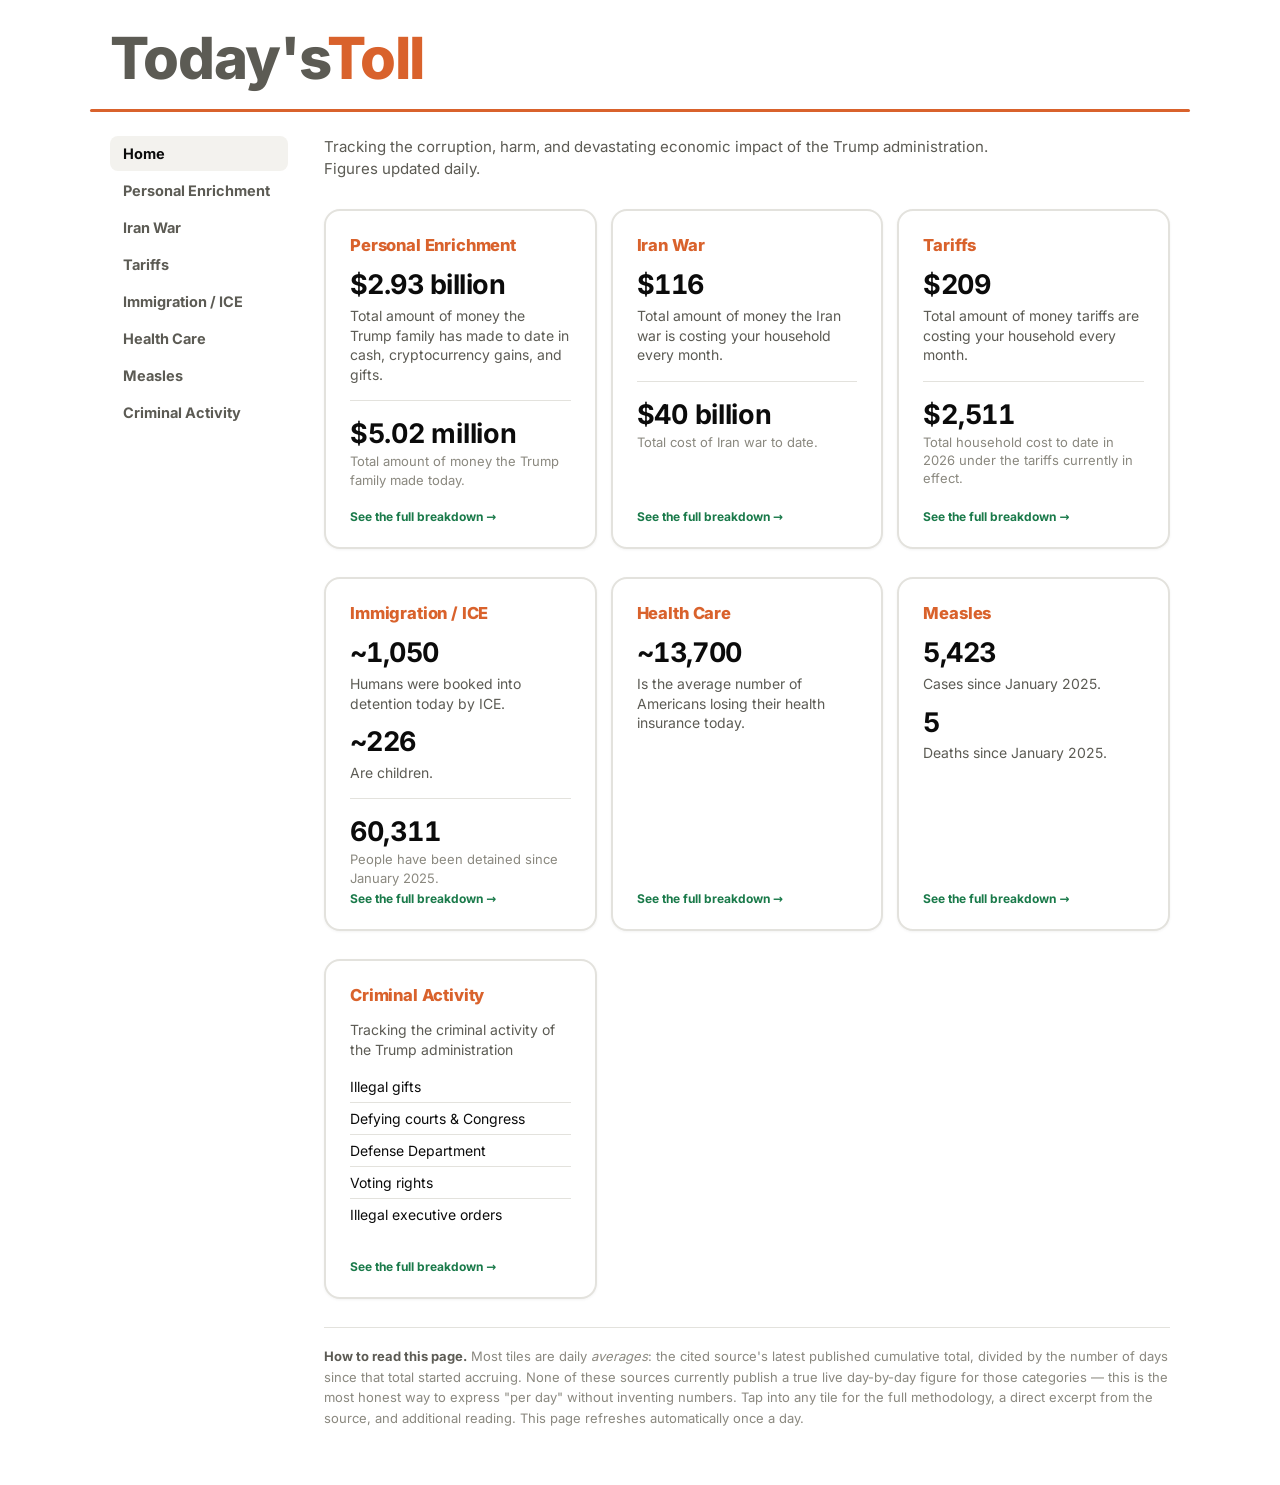
<file: index.html>
<!DOCTYPE html>
<html lang="en">
<head>
<meta charset="UTF-8">
<meta name="viewport" content="width=device-width, initial-scale=1.0">
<title>Today's Toll</title>
<link rel="stylesheet" href="style.css?v=2">
</head>
<body>

<header class="site-header">
  <p class="site-title"><a href="index.html"><span class="word-gray">Today's</span><span class="word-orange">Toll</span></a></p>
</header>
<div class="masthead-rule"></div>

<div class="layout">
  <details class="mobile-menu">
    <summary>Menu</summary>
    <ul>
      <li><a href="index.html">Home</a></li>
      <li><a href="trump-family.html">Personal Enrichment</a></li>
      <li><a href="iran-war.html">Iran War</a></li>
      <li><a href="tariffs.html">Tariffs</a></li>
      <li><a href="ice.html">Immigration / ICE</a></li>
      <li><a href="health-care.html">Health Care</a></li>
      <li><a href="measles.html">Measles</a></li>
      <li><a href="criminal-activity.html">Criminal Activity</a></li>
    </ul>
  </details>

  <nav class="sidebar">
    <ul>
      <li><a href="index.html" class="active">Home</a></li>
      <li><a href="trump-family.html">Personal Enrichment</a></li>
      <li><a href="iran-war.html">Iran War</a></li>
      <li><a href="tariffs.html">Tariffs</a></li>
      <li><a href="ice.html">Immigration / ICE</a></li>
      <li><a href="health-care.html">Health Care</a></li>
      <li><a href="measles.html">Measles</a></li>
      <li><a href="criminal-activity.html">Criminal Activity</a></li>
    </ul>
  </nav>

  <main class="content">
    <div class="masthead">
      <p>Tracking the corruption, harm, and devastating economic impact of the Trump administration.</p>
      <p class="asof">Figures updated daily.</p>
    </div>

    <div class="grid">

      <a class="tile" href="trump-family.html">
        <div class="tile-top">
          <p class="tile-title">Personal Enrichment</p>
          <p class="tile-value">$2.93 billion</p>
          <p class="tile-label">Total amount of money the Trump family has made to date in cash, cryptocurrency gains, and gifts.</p>
          <div class="tile-total-block">
            <p class="tile-total-value">$5.02 million</p>
            <p class="tile-total-label">Total amount of money the Trump family made today.</p>
          </div>
        </div>
        <div class="tile-footer">
          <span class="tile-cta">See the full breakdown &rarr;</span>
        </div>
      </a>

      <a class="tile" href="iran-war.html">
        <div class="tile-top">
          <p class="tile-title">Iran War</p>
          <p class="tile-value">$116</p>
          <p class="tile-label">Total amount of money the Iran war is costing your household every month.</p>
          <div class="tile-total-block">
            <p class="tile-total-value">$40 billion</p>
            <p class="tile-total-label">Total cost of Iran war to date.</p>
          </div>
        </div>
        <div class="tile-footer">
          <span class="tile-cta">See the full breakdown &rarr;</span>
        </div>
      </a>

      <a class="tile" href="tariffs.html">
        <div class="tile-top">
          <p class="tile-title">Tariffs</p>
          <p class="tile-value">$209</p>
          <p class="tile-label">Total amount of money tariffs are costing your household every month.</p>
          <div class="tile-total-block">
            <p class="tile-total-value">$2,511</p>
            <p class="tile-total-label">Total household cost to date in 2026 under the tariffs currently in effect.</p>
          </div>
        </div>
        <div class="tile-footer">
          <span class="tile-cta">See the full breakdown &rarr;</span>
        </div>
      </a>

      <a class="tile" href="ice.html">
        <div class="tile-top">
          <p class="tile-title">Immigration / ICE</p>
          <p class="tile-value">~1,050</p>
          <p class="tile-label">Humans were booked into detention today by ICE.</p>
          <p class="tile-value" style="margin-top:14px;">~226</p>
          <p class="tile-label">Are children.</p>
          <div class="tile-total-block">
            <p class="tile-total-value">60,311</p>
            <p class="tile-total-label">People have been detained since January 2025.</p>
          </div>
        </div>
        <div class="tile-footer">
          <span class="tile-cta">See the full breakdown &rarr;</span>
        </div>
      </a>

      <a class="tile" href="health-care.html">
        <div class="tile-top">
          <p class="tile-title">Health Care</p>
          <p class="tile-value">~13,700</p>
          <p class="tile-label">Is the average number of Americans losing their health insurance today.</p>
        </div>
        <div class="tile-footer">
          <span class="tile-cta">See the full breakdown &rarr;</span>
        </div>
      </a>

      <a class="tile" href="measles.html">
        <div class="tile-top">
          <p class="tile-title">Measles</p>
          <p class="tile-value">5,423</p>
          <p class="tile-label">Cases since January 2025.</p>
          <p class="tile-value" style="margin-top:14px;">5</p>
          <p class="tile-label">Deaths since January 2025.</p>
        </div>
        <div class="tile-footer">
          <span class="tile-cta">See the full breakdown &rarr;</span>
        </div>
      </a>

      <a class="tile" href="criminal-activity.html">
        <div class="tile-top">
          <p class="tile-title">Criminal Activity</p>
          <p class="tile-label">Tracking the criminal activity of the Trump administration</p>
          <ul class="tile-list">
            <li>Illegal gifts</li>
            <li>Defying courts &amp; Congress</li>
            <li>Defense Department</li>
            <li>Voting rights</li>
            <li>Illegal executive orders</li>
          </ul>
        </div>
        <div class="tile-footer">
          <span class="tile-cta">See the full breakdown &rarr;</span>
        </div>
      </a>

    </div>

    <div class="footer">
      <strong>How to read this page.</strong> Most tiles are daily <em>averages</em>: the cited source's latest published cumulative total, divided by the number of days since that total started accruing. None of these sources currently publish a true live day-by-day figure for those categories &mdash; this is the most honest way to express "per day" without inventing numbers. Tap into any tile for the full methodology, a direct excerpt from the source, and additional reading. This page refreshes automatically once a day.
    </div>
  </main>
</div>

</body>
</html>
</file>
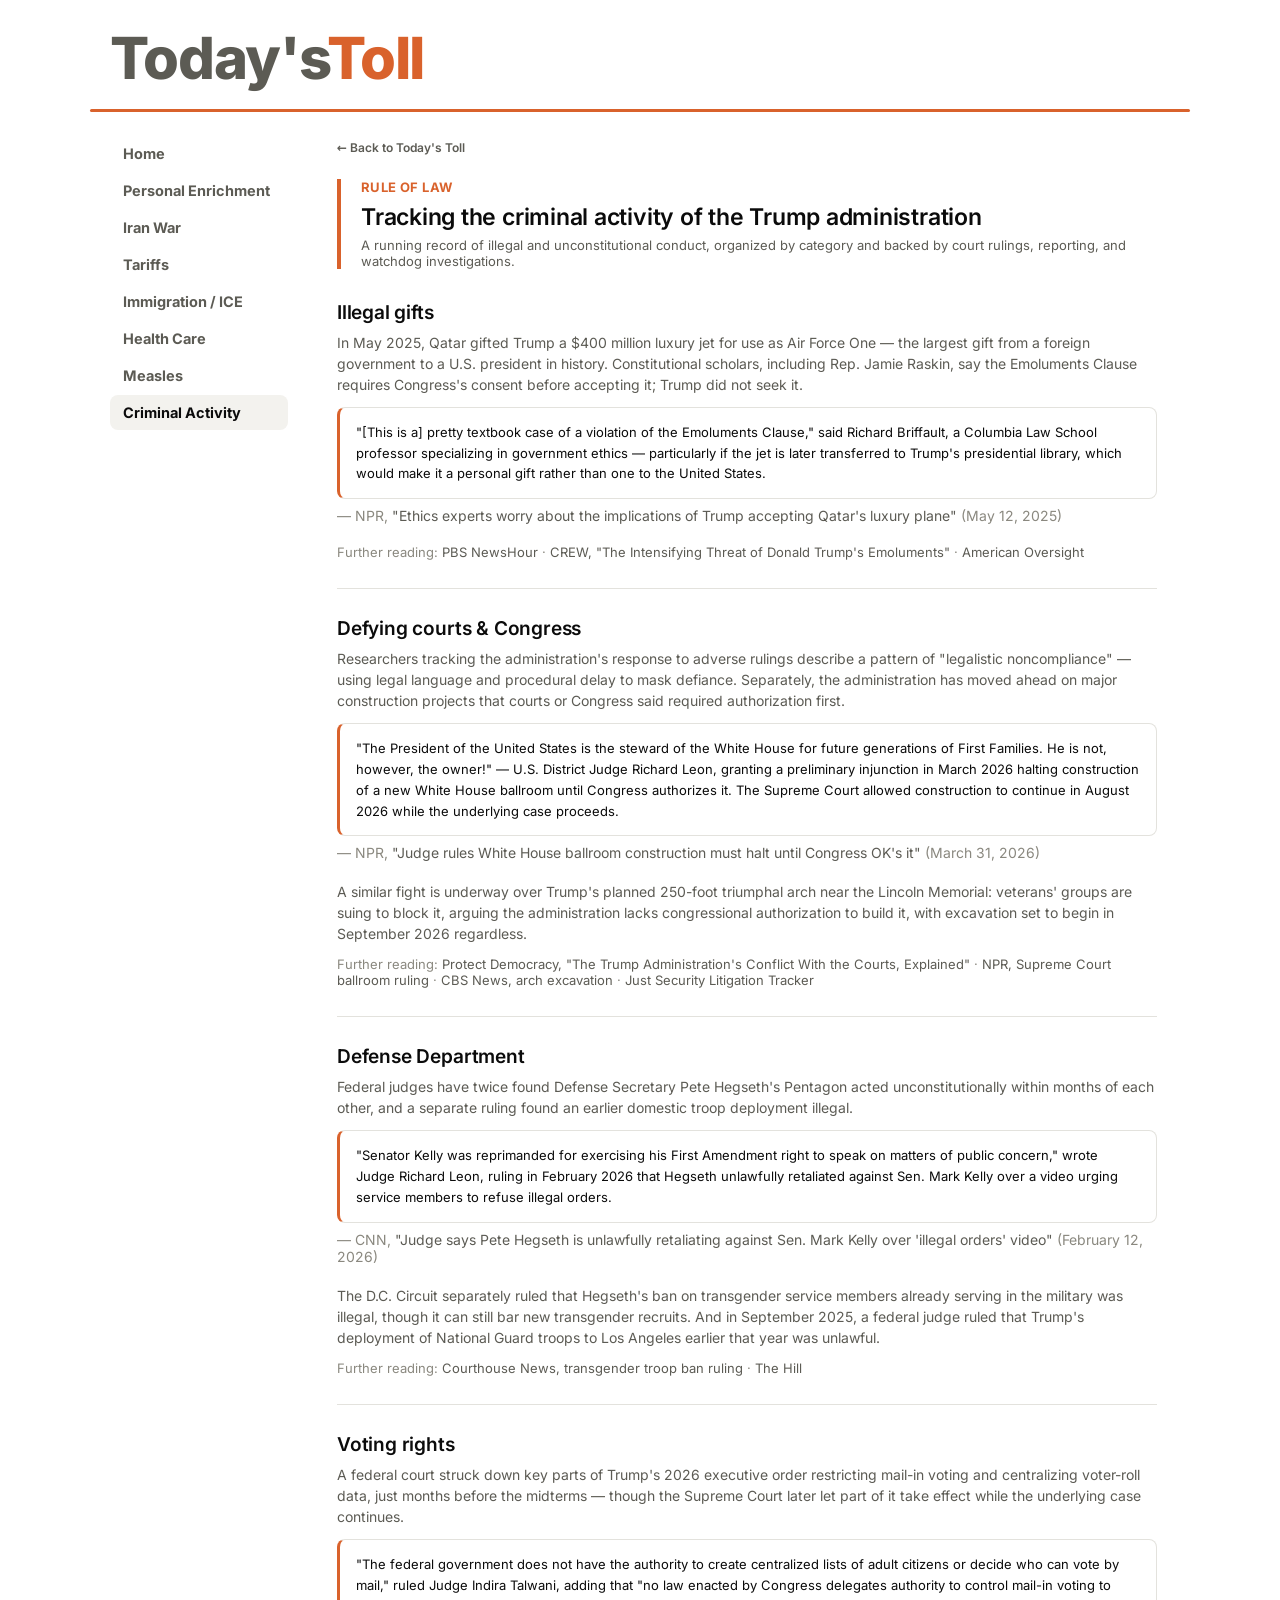
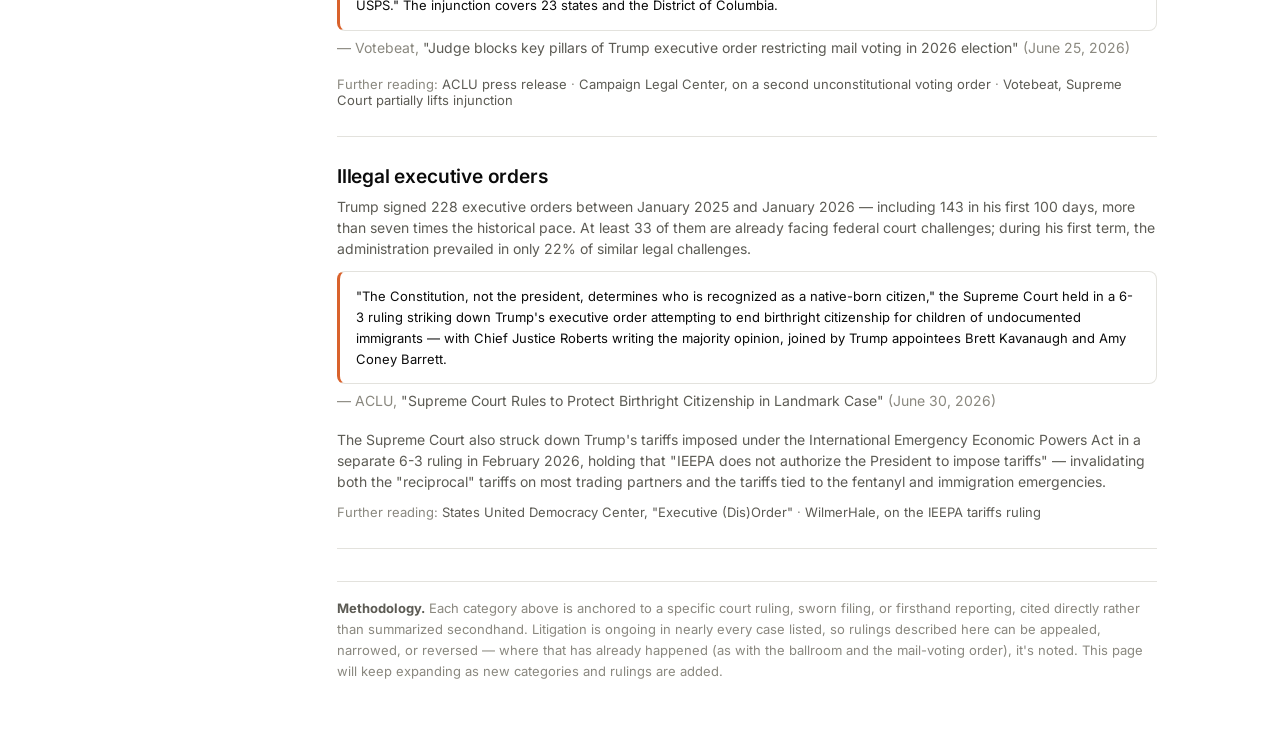
<file: criminal-activity.html>
<!DOCTYPE html>
<html lang="en">
<head>
<meta charset="UTF-8">
<meta name="viewport" content="width=device-width, initial-scale=1.0">
<title>Criminal Activity — Today's Toll</title>
<link rel="stylesheet" href="style.css?v=2">
</head>
<body>

<header class="site-header">
  <p class="site-title"><a href="index.html"><span class="word-gray">Today's</span><span class="word-orange">Toll</span></a></p>
</header>
<div class="masthead-rule"></div>

<div class="layout">
  <details class="mobile-menu">
    <summary>Menu</summary>
    <ul>
      <li><a href="index.html">Home</a></li>
      <li><a href="trump-family.html">Personal Enrichment</a></li>
      <li><a href="iran-war.html">Iran War</a></li>
      <li><a href="tariffs.html">Tariffs</a></li>
      <li><a href="ice.html">Immigration / ICE</a></li>
      <li><a href="health-care.html">Health Care</a></li>
      <li><a href="measles.html">Measles</a></li>
      <li><a href="criminal-activity.html">Criminal Activity</a></li>
    </ul>
  </details>

  <nav class="sidebar">
    <ul>
      <li><a href="index.html">Home</a></li>
      <li><a href="trump-family.html">Personal Enrichment</a></li>
      <li><a href="iran-war.html">Iran War</a></li>
      <li><a href="tariffs.html">Tariffs</a></li>
      <li><a href="ice.html">Immigration / ICE</a></li>
      <li><a href="health-care.html">Health Care</a></li>
      <li><a href="measles.html">Measles</a></li>
      <li><a href="criminal-activity.html" class="active">Criminal Activity</a></li>
    </ul>
  </nav>

  <main class="content">
    <div class="wrap-narrow">
      <a class="back-link" href="index.html">&larr; Back to Today's Toll</a>

      <div class="detail-header">
        <p class="detail-eyebrow">Rule of law</p>
        <h1>Tracking the criminal activity of the Trump administration</h1>
        <p class="detail-total">A running record of illegal and unconstitutional conduct, organized by category and backed by court rulings, reporting, and watchdog investigations.</p>
      </div>

      <div class="subcategory">
        <p class="subcategory-title">Illegal gifts</p>
        <p class="subcategory-dek">In May 2025, Qatar gifted Trump a $400 million luxury jet for use as Air Force One &mdash; the largest gift from a foreign government to a U.S. president in history. Constitutional scholars, including Rep. Jamie Raskin, say the Emoluments Clause requires Congress's consent before accepting it; Trump did not seek it.</p>
        <p class="quote-block">"[This is a] pretty textbook case of a violation of the Emoluments Clause," said Richard Briffault, a Columbia Law School professor specializing in government ethics &mdash; particularly if the jet is later transferred to Trump's presidential library, which would make it a personal gift rather than one to the United States.</p>
        <p class="quote-cite">&mdash; NPR, <a href="https://www.npr.org/2025/05/12/nx-s1-5395696/qatar-trump-plane-gift-ethics" target="_blank" rel="noopener">"Ethics experts worry about the implications of Trump accepting Qatar's luxury plane"</a> (May 12, 2025)</p>
        <p class="subcategory-links">Further reading: <a href="https://www.pbs.org/newshour/show/qatar-gifting-trump-400m-luxury-jet-raises-ethical-and-legal-concerns" target="_blank" rel="noopener">PBS NewsHour</a> &middot; <a href="https://www.citizensforethics.org/reports-investigations/crew-reports/the-intensifying-threat-of-donald-trumps-emoluments/" target="_blank" rel="noopener">CREW, "The Intensifying Threat of Donald Trump's Emoluments"</a> &middot; <a href="https://americanoversight.org/doj-sued-for-withholding-legal-memo-on-trump-administrations-400-million-jet-gifted-by-qatar/" target="_blank" rel="noopener">American Oversight</a></p>
      </div>

      <div class="subcategory">
        <p class="subcategory-title">Defying courts &amp; Congress</p>
        <p class="subcategory-dek">Researchers tracking the administration's response to adverse rulings describe a pattern of "legalistic noncompliance" &mdash; using legal language and procedural delay to mask defiance. Separately, the administration has moved ahead on major construction projects that courts or Congress said required authorization first.</p>
        <p class="quote-block">"The President of the United States is the steward of the White House for future generations of First Families. He is not, however, the owner!" &mdash; U.S. District Judge Richard Leon, granting a preliminary injunction in March 2026 halting construction of a new White House ballroom until Congress authorizes it. The Supreme Court allowed construction to continue in August 2026 while the underlying case proceeds.</p>
        <p class="quote-cite">&mdash; NPR, <a href="https://www.npr.org/2026/03/31/nx-s1-5768446/judge-rules-white-house-ballroom-construction-must-halt-until-congress-oks-it" target="_blank" rel="noopener">"Judge rules White House ballroom construction must halt until Congress OK's it"</a> (March 31, 2026)</p>
        <p class="subcategory-dek">A similar fight is underway over Trump's planned 250-foot triumphal arch near the Lincoln Memorial: veterans' groups are suing to block it, arguing the administration lacks congressional authorization to build it, with excavation set to begin in September 2026 regardless.</p>
        <p class="subcategory-links">Further reading: <a href="https://protectdemocracy.org/work/the-trump-administrations-conflict-with-the-courts-explained/" target="_blank" rel="noopener">Protect Democracy, "The Trump Administration's Conflict With the Courts, Explained"</a> &middot; <a href="https://www.npr.org/2026/08/21/nx-s1-5935417/supreme-court-allows-trumps-ballroom-construction-to-continue-for-now" target="_blank" rel="noopener">NPR, Supreme Court ballroom ruling</a> &middot; <a href="https://www.cbsnews.com/news/trump-triumphal-arch-washington-dc-excavation-burgum/" target="_blank" rel="noopener">CBS News, arch excavation</a> &middot; <a href="https://www.justsecurity.org/107087/tracker-litigation-legal-challenges-trump-administration/" target="_blank" rel="noopener">Just Security Litigation Tracker</a></p>
      </div>

      <div class="subcategory">
        <p class="subcategory-title">Defense Department</p>
        <p class="subcategory-dek">Federal judges have twice found Defense Secretary Pete Hegseth's Pentagon acted unconstitutionally within months of each other, and a separate ruling found an earlier domestic troop deployment illegal.</p>
        <p class="quote-block">"Senator Kelly was reprimanded for exercising his First Amendment right to speak on matters of public concern," wrote Judge Richard Leon, ruling in February 2026 that Hegseth unlawfully retaliated against Sen. Mark Kelly over a video urging service members to refuse illegal orders.</p>
        <p class="quote-cite">&mdash; CNN, <a href="https://www.cnn.com/2026/02/12/politics/mark-kelly-pentagon-lawsuit-ruling" target="_blank" rel="noopener">"Judge says Pete Hegseth is unlawfully retaliating against Sen. Mark Kelly over 'illegal orders' video"</a> (February 12, 2026)</p>
        <p class="subcategory-dek">The D.C. Circuit separately ruled that Hegseth's ban on transgender service members already serving in the military was illegal, though it can still bar new transgender recruits. And in September 2025, a federal judge ruled that Trump's deployment of National Guard troops to Los Angeles earlier that year was unlawful.</p>
        <p class="subcategory-links">Further reading: <a href="https://courthousenews.com/dc-circuit-rules-pentagon-policy-banning-transgender-soldiers-unconstitutional/" target="_blank" rel="noopener">Courthouse News, transgender troop ban ruling</a> &middot; <a href="https://thehill.com/policy/defense/5904405-transgender-troop-ban-court-hegseth/" target="_blank" rel="noopener">The Hill</a></p>
      </div>

      <div class="subcategory">
        <p class="subcategory-title">Voting rights</p>
        <p class="subcategory-dek">A federal court struck down key parts of Trump's 2026 executive order restricting mail-in voting and centralizing voter-roll data, just months before the midterms &mdash; though the Supreme Court later let part of it take effect while the underlying case continues.</p>
        <p class="quote-block">"The federal government does not have the authority to create centralized lists of adult citizens or decide who can vote by mail," ruled Judge Indira Talwani, adding that "no law enacted by Congress delegates authority to control mail-in voting to USPS." The injunction covers 23 states and the District of Columbia.</p>
        <p class="quote-cite">&mdash; Votebeat, <a href="https://www.votebeat.org/national/2026/06/25/trump-election-overhaul-mail-voting-executive-order-blocked-talwani-usps-dhs/" target="_blank" rel="noopener">"Judge blocks key pillars of Trump executive order restricting mail voting in 2026 election"</a> (June 25, 2026)</p>
        <p class="subcategory-links">Further reading: <a href="https://www.aclu.org/press-releases/voting-rights-groups-applaud-ruling-declaring-2026-executive-order-interference-with-voter-rolls-and-mail-in-ballots-unconstitutional-and-unlawful" target="_blank" rel="noopener">ACLU press release</a> &middot; <a href="https://campaignlegal.org/update/campaign-legal-center-sues-trump-administration-over-another-unconstitutional-voting" target="_blank" rel="noopener">Campaign Legal Center, on a second unconstitutional voting order</a> &middot; <a href="https://www.votebeat.org/national/2026/08/24/supreme-court-lifts-stay-trump-executive-order-on-elections-mail-ballot-restrictions/" target="_blank" rel="noopener">Votebeat, Supreme Court partially lifts injunction</a></p>
      </div>

      <div class="subcategory">
        <p class="subcategory-title">Illegal executive orders</p>
        <p class="subcategory-dek">Trump signed 228 executive orders between January 2025 and January 2026 &mdash; including 143 in his first 100 days, more than seven times the historical pace. At least 33 of them are already facing federal court challenges; during his first term, the administration prevailed in only 22% of similar legal challenges.</p>
        <p class="quote-block">"The Constitution, not the president, determines who is recognized as a native-born citizen," the Supreme Court held in a 6-3 ruling striking down Trump's executive order attempting to end birthright citizenship for children of undocumented immigrants &mdash; with Chief Justice Roberts writing the majority opinion, joined by Trump appointees Brett Kavanaugh and Amy Coney Barrett.</p>
        <p class="quote-cite">&mdash; ACLU, <a href="https://www.aclu.org/news/immigrants-rights/supreme-court-rules-to-protect-birthright-citizenship-in-landmark-case" target="_blank" rel="noopener">"Supreme Court Rules to Protect Birthright Citizenship in Landmark Case"</a> (June 30, 2026)</p>
        <p class="subcategory-dek">The Supreme Court also struck down Trump's tariffs imposed under the International Emergency Economic Powers Act in a separate 6-3 ruling in February 2026, holding that "IEEPA does not authorize the President to impose tariffs" &mdash; invalidating both the "reciprocal" tariffs on most trading partners and the tariffs tied to the fentanyl and immigration emergencies.</p>
        <p class="subcategory-links">Further reading: <a href="https://statesunited.org/resources/executive-order-report/" target="_blank" rel="noopener">States United Democracy Center, "Executive (Dis)Order"</a> &middot; <a href="https://www.wilmerhale.com/en/insights/client-alerts/20260220-supreme-court-strikes-down-ieepa-tariffs-what-now" target="_blank" rel="noopener">WilmerHale, on the IEEPA tariffs ruling</a></p>
      </div>

      <div class="methodology">
        <strong>Methodology.</strong> Each category above is anchored to a specific court ruling, sworn filing, or firsthand reporting, cited directly rather than summarized secondhand. Litigation is ongoing in nearly every case listed, so rulings described here can be appealed, narrowed, or reversed &mdash; where that has already happened (as with the ballroom and the mail-voting order), it's noted. This page will keep expanding as new categories and rulings are added.
      </div>
    </div>
  </main>
</div>

</body>
</html>
</file>
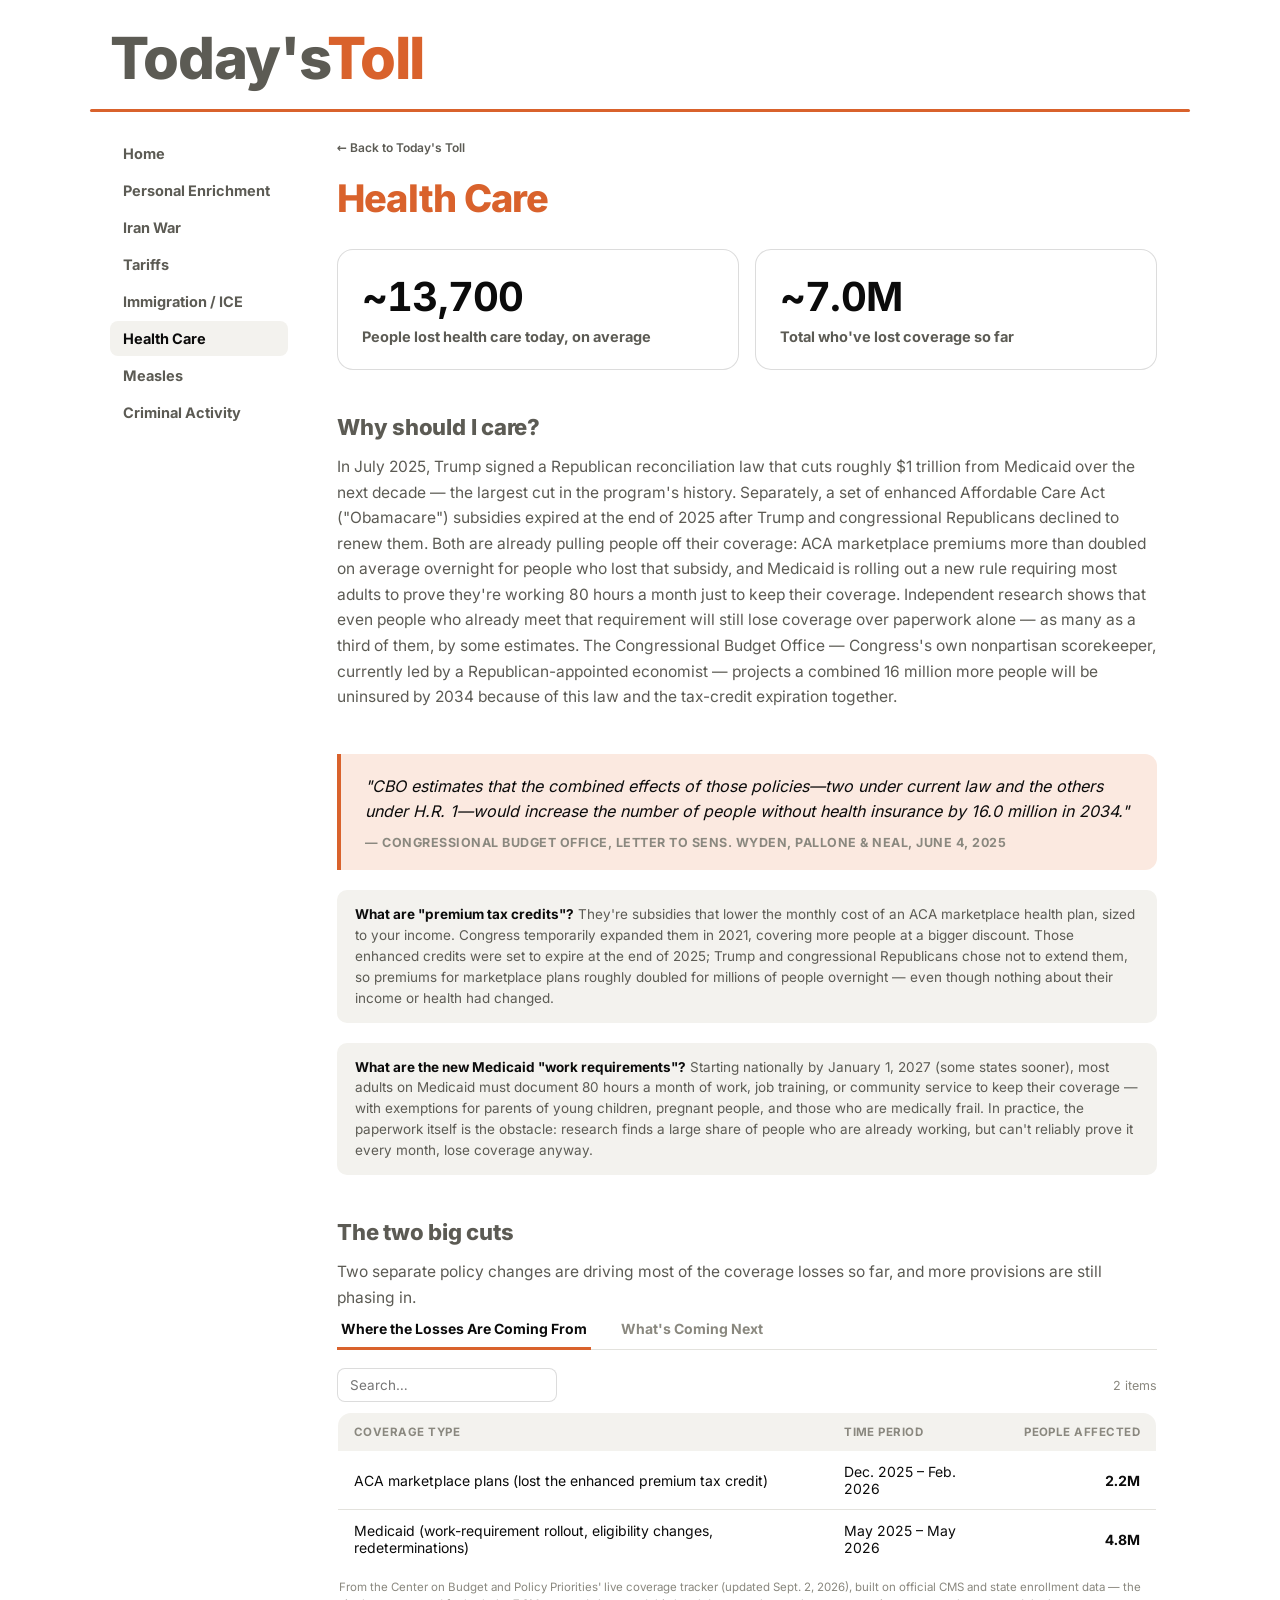
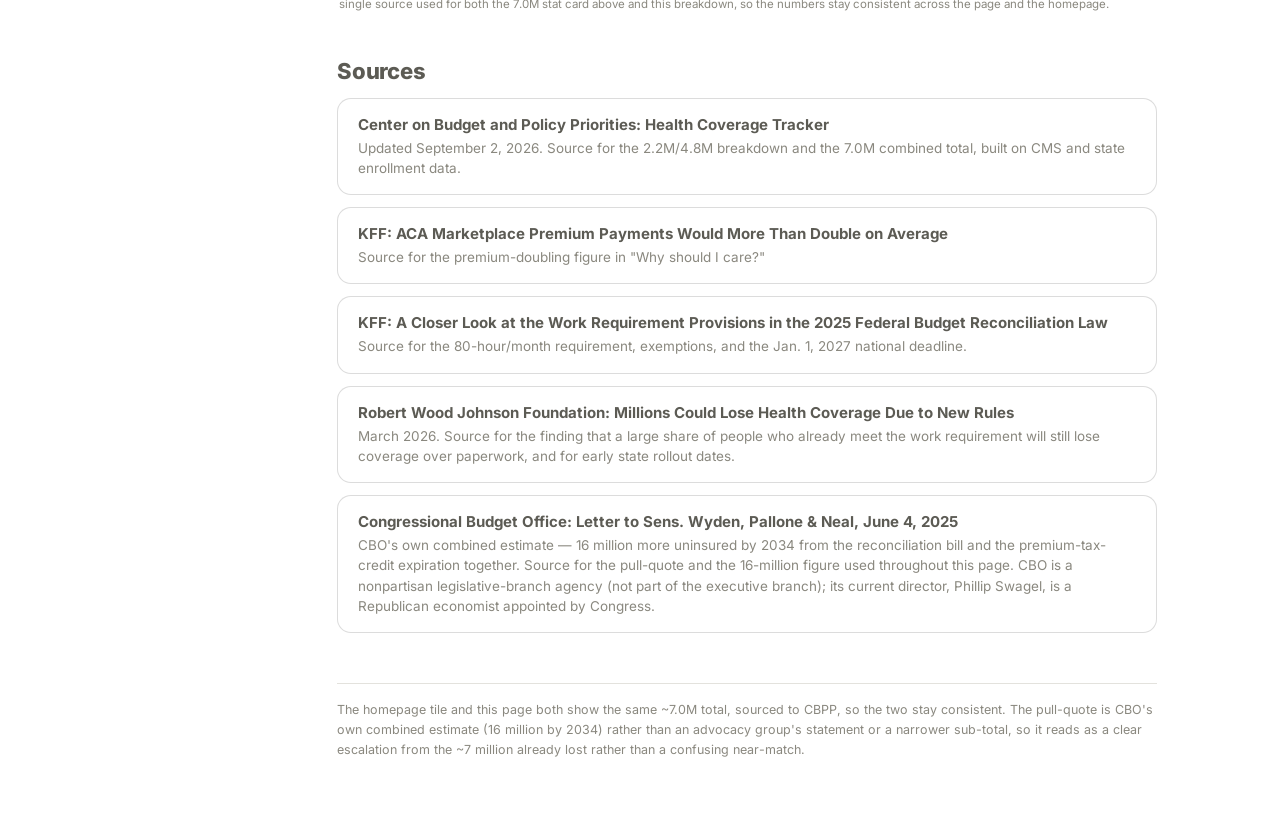
<file: health-care.html>
<!DOCTYPE html>
<html lang="en">
<head>
<meta charset="UTF-8">
<meta name="viewport" content="width=device-width, initial-scale=1.0">
<title>Health Care — Today's Toll</title>
<link rel="stylesheet" href="style.css?v=2">
</head>
<body>

<header class="site-header">
  <p class="site-title"><a href="index.html"><span class="word-gray">Today's</span><span class="word-orange">Toll</span></a></p>
</header>
<div class="masthead-rule"></div>

<div class="layout">
  <details class="mobile-menu">
    <summary>Menu</summary>
    <ul>
      <li><a href="index.html">Home</a></li>
      <li><a href="trump-family.html">Personal Enrichment</a></li>
      <li><a href="iran-war.html">Iran War</a></li>
      <li><a href="tariffs.html">Tariffs</a></li>
      <li><a href="ice.html">Immigration / ICE</a></li>
      <li><a href="health-care.html">Health Care</a></li>
      <li><a href="measles.html">Measles</a></li>
      <li><a href="criminal-activity.html">Criminal Activity</a></li>
    </ul>
  </details>

  <nav class="sidebar">
    <ul>
      <li><a href="index.html">Home</a></li>
      <li><a href="trump-family.html">Personal Enrichment</a></li>
      <li><a href="iran-war.html">Iran War</a></li>
      <li><a href="tariffs.html">Tariffs</a></li>
      <li><a href="ice.html">Immigration / ICE</a></li>
      <li><a href="health-care.html" class="active">Health Care</a></li>
      <li><a href="measles.html">Measles</a></li>
      <li><a href="criminal-activity.html">Criminal Activity</a></li>
    </ul>
  </nav>

  <main class="content">
    <div class="wrap-narrow">
      <a class="back-link" href="index.html">&larr; Back to Today's Toll</a>

      <div class="topic-header">
        <h1 class="topic-title">Health Care</h1>
      </div>

      <div class="stat-row">
        <div class="stat-card">
          <p class="stat-num">~13,700</p>
          <p class="stat-label">People lost health care today, on average</p>
        </div>
        <div class="stat-card">
          <p class="stat-num">~7.0M</p>
          <p class="stat-label">Total who've lost coverage so far</p>
        </div>
      </div>

      <section class="block">
        <h2 class="block-title">Why should I care?</h2>
        <p class="body-copy">In July 2025, Trump signed a Republican reconciliation law that cuts roughly $1 trillion from Medicaid over the next decade — the largest cut in the program's history. Separately, a set of enhanced Affordable Care Act ("Obamacare") subsidies expired at the end of 2025 after Trump and congressional Republicans declined to renew them. Both are already pulling people off their coverage: ACA marketplace premiums more than doubled on average overnight for people who lost that subsidy, and Medicaid is rolling out a new rule requiring most adults to prove they're working 80 hours a month just to keep their coverage. Independent research shows that even people who already meet that requirement will still lose coverage over paperwork alone — as many as a third of them, by some estimates. The Congressional Budget Office — Congress's own nonpartisan scorekeeper, currently led by a Republican-appointed economist — projects a combined 16 million more people will be uninsured by 2034 because of this law and the tax-credit expiration together.</p>
      </section>

      <blockquote class="pullquote">
        <p>"CBO estimates that the combined effects of those policies&mdash;two under current law and the others under H.R. 1&mdash;would increase the number of people without health insurance by 16.0 million in 2034."</p>
        <cite>— Congressional Budget Office, letter to Sens. Wyden, Pallone &amp; Neal, June 4, 2025</cite>
      </blockquote>

      <p class="context-note"><b>What are "premium tax credits"?</b> They're subsidies that lower the monthly cost of an ACA marketplace health plan, sized to your income. Congress temporarily expanded them in 2021, covering more people at a bigger discount. Those enhanced credits were set to expire at the end of 2025; Trump and congressional Republicans chose not to extend them, so premiums for marketplace plans roughly doubled for millions of people overnight — even though nothing about their income or health had changed.</p>

      <p class="context-note"><b>What are the new Medicaid "work requirements"?</b> Starting nationally by January 1, 2027 (some states sooner), most adults on Medicaid must document 80 hours a month of work, job training, or community service to keep their coverage — with exemptions for parents of young children, pregnant people, and those who are medically frail. In practice, the paperwork itself is the obstacle: research finds a large share of people who are already working, but can't reliably prove it every month, lose coverage anyway.</p>

      <section class="block">
        <h2 class="block-title">The two big cuts</h2>
        <p class="body-copy">Two separate policy changes are driving most of the coverage losses so far, and more provisions are still phasing in.</p>

        <div class="tabs" role="tablist">
          <button class="tab-btn active" data-tab="breakdown">Where the Losses Are Coming From</button>
          <button class="tab-btn" data-tab="timeline">What's Coming Next</button>
        </div>

        <div class="tab-panel active" data-panel="breakdown">
          <div class="table-controls">
            <input class="search-input" type="text" placeholder="Search…" data-filter-for="breakdown">
            <span class="row-count" data-count-for="breakdown">2 items</span>
          </div>
          <div class="table-wrap" data-table="breakdown">
            <table class="data-table">
              <thead>
                <tr>
                  <th data-sort="text">Coverage Type</th>
                  <th data-sort="text">Time Period</th>
                  <th class="amount-col" data-sort="amount">People Affected</th>
                </tr>
              </thead>
              <tbody>
                <tr><td>ACA marketplace plans (lost the enhanced premium tax credit)</td><td>Dec. 2025 – Feb. 2026</td><td class="amount-col" data-value="2.2">2.2M</td></tr>
                <tr><td>Medicaid (work-requirement rollout, eligibility changes, redeterminations)</td><td>May 2025 – May 2026</td><td class="amount-col" data-value="4.8">4.8M</td></tr>
              </tbody>
            </table>
          </div>
          <p style="font-size: 11.5px; color: var(--text-muted); margin: 10px 2px 0; line-height: 1.5;">From the Center on Budget and Policy Priorities' live coverage tracker (updated Sept. 2, 2026), built on official CMS and state enrollment data — the single source used for both the 7.0M stat card above and this breakdown, so the numbers stay consistent across the page and the homepage.</p>
        </div>

        <div class="tab-panel" data-panel="timeline">
          <div class="table-controls">
            <input class="search-input" type="text" placeholder="Search…" data-filter-for="timeline">
            <span class="row-count" data-count-for="timeline">5 items</span>
          </div>
          <div class="table-wrap" data-table="timeline">
            <table class="data-table">
              <thead>
                <tr>
                  <th data-sort="text">Provision</th>
                  <th data-sort="text">Status</th>
                  <th data-sort="date">Effective</th>
                </tr>
              </thead>
              <tbody>
                <tr><td>ACA enhanced premium tax credits expire</td><td><span class="result-pill passed">In effect</span></td><td data-value="2026-01-01">Jan. 1, 2026</td></tr>
                <tr><td>Medicaid work requirements — early states (e.g., Nebraska)</td><td><span class="result-pill passed">In effect</span></td><td data-value="2026-08-01">Aug. 2026</td></tr>
                <tr><td>Medicaid immigrant eligibility restrictions</td><td><span class="result-pill untested">Not yet in effect</span></td><td data-value="2026-10-01">Oct. 2026</td></tr>
                <tr><td>Medicaid work requirements — national deadline</td><td><span class="result-pill untested">Not yet in effect</span></td><td data-value="2027-01-01">Jan. 1, 2027</td></tr>
                <tr><td>ACA marketplace immigrant eligibility restrictions</td><td><span class="result-pill untested">Not yet in effect</span></td><td data-value="2027-01-01">2027 (est. 1.2M affected)</td></tr>
              </tbody>
            </table>
          </div>
          <p style="font-size: 11.5px; color: var(--text-muted); margin: 10px 2px 0; line-height: 1.5;">As the remaining provisions phase in through 2027, the losses above will keep climbing. CBO's longer-run estimate, combining the reconciliation law with the separate premium-tax-credit expiration: 16 million more people uninsured by 2034 — more than double the ~7 million already off the rolls today.</p>
        </div>
      </section>

      <section class="block">
        <h2 class="block-title">Sources</h2>
        <div class="source-list">
          <div class="source-card">
            <a class="source-title" href="https://www.cbpp.org/research/health/health-coverage-tracker-millions-of-people-are-losing-coverage-following-2025" target="_blank" rel="noopener">Center on Budget and Policy Priorities: Health Coverage Tracker</a>
            <p>Updated September 2, 2026. Source for the 2.2M/4.8M breakdown and the 7.0M combined total, built on CMS and state enrollment data.</p>
          </div>
          <div class="source-card">
            <a class="source-title" href="https://www.kff.org/affordable-care-act/aca-marketplace-premium-payments-would-more-than-double-on-average-next-year-if-enhanced-premium-tax-credits-expire/" target="_blank" rel="noopener">KFF: ACA Marketplace Premium Payments Would More Than Double on Average</a>
            <p>Source for the premium-doubling figure in "Why should I care?"</p>
          </div>
          <div class="source-card">
            <a class="source-title" href="https://www.kff.org/medicaid/a-closer-look-at-the-work-requirement-provisions-in-the-2025-federal-budget-reconciliation-law/" target="_blank" rel="noopener">KFF: A Closer Look at the Work Requirement Provisions in the 2025 Federal Budget Reconciliation Law</a>
            <p>Source for the 80-hour/month requirement, exemptions, and the Jan. 1, 2027 national deadline.</p>
          </div>
          <div class="source-card">
            <a class="source-title" href="https://www.rwjf.org/en/insights/our-research/2026/03/millions-could-lose-health-coverage-due-to-new-rules.html" target="_blank" rel="noopener">Robert Wood Johnson Foundation: Millions Could Lose Health Coverage Due to New Rules</a>
            <p>March 2026. Source for the finding that a large share of people who already meet the work requirement will still lose coverage over paperwork, and for early state rollout dates.</p>
          </div>
          <div class="source-card">
            <a class="source-title" href="https://www.hickenlooper.senate.gov/wp-content/uploads/2025/06/Wyden-Pallone-Neal_Letter_6-4-25.pdf" target="_blank" rel="noopener">Congressional Budget Office: Letter to Sens. Wyden, Pallone &amp; Neal, June 4, 2025</a>
            <p>CBO's own combined estimate — 16 million more uninsured by 2034 from the reconciliation bill and the premium-tax-credit expiration together. Source for the pull-quote and the 16-million figure used throughout this page. CBO is a nonpartisan legislative-branch agency (not part of the executive branch); its current director, Phillip Swagel, is a Republican economist appointed by Congress.</p>
          </div>
        </div>
      </section>

      <footer class="note">
        The homepage tile and this page both show the same ~7.0M total, sourced to CBPP, so the two stay consistent. The pull-quote is CBO's own combined estimate (16 million by 2034) rather than an advocacy group's statement or a narrower sub-total, so it reads as a clear escalation from the ~7 million already lost rather than a confusing near-match.
      </footer>
    </div>
  </main>
</div>

<script src="site.js"></script>
</body>
</html>
</file>
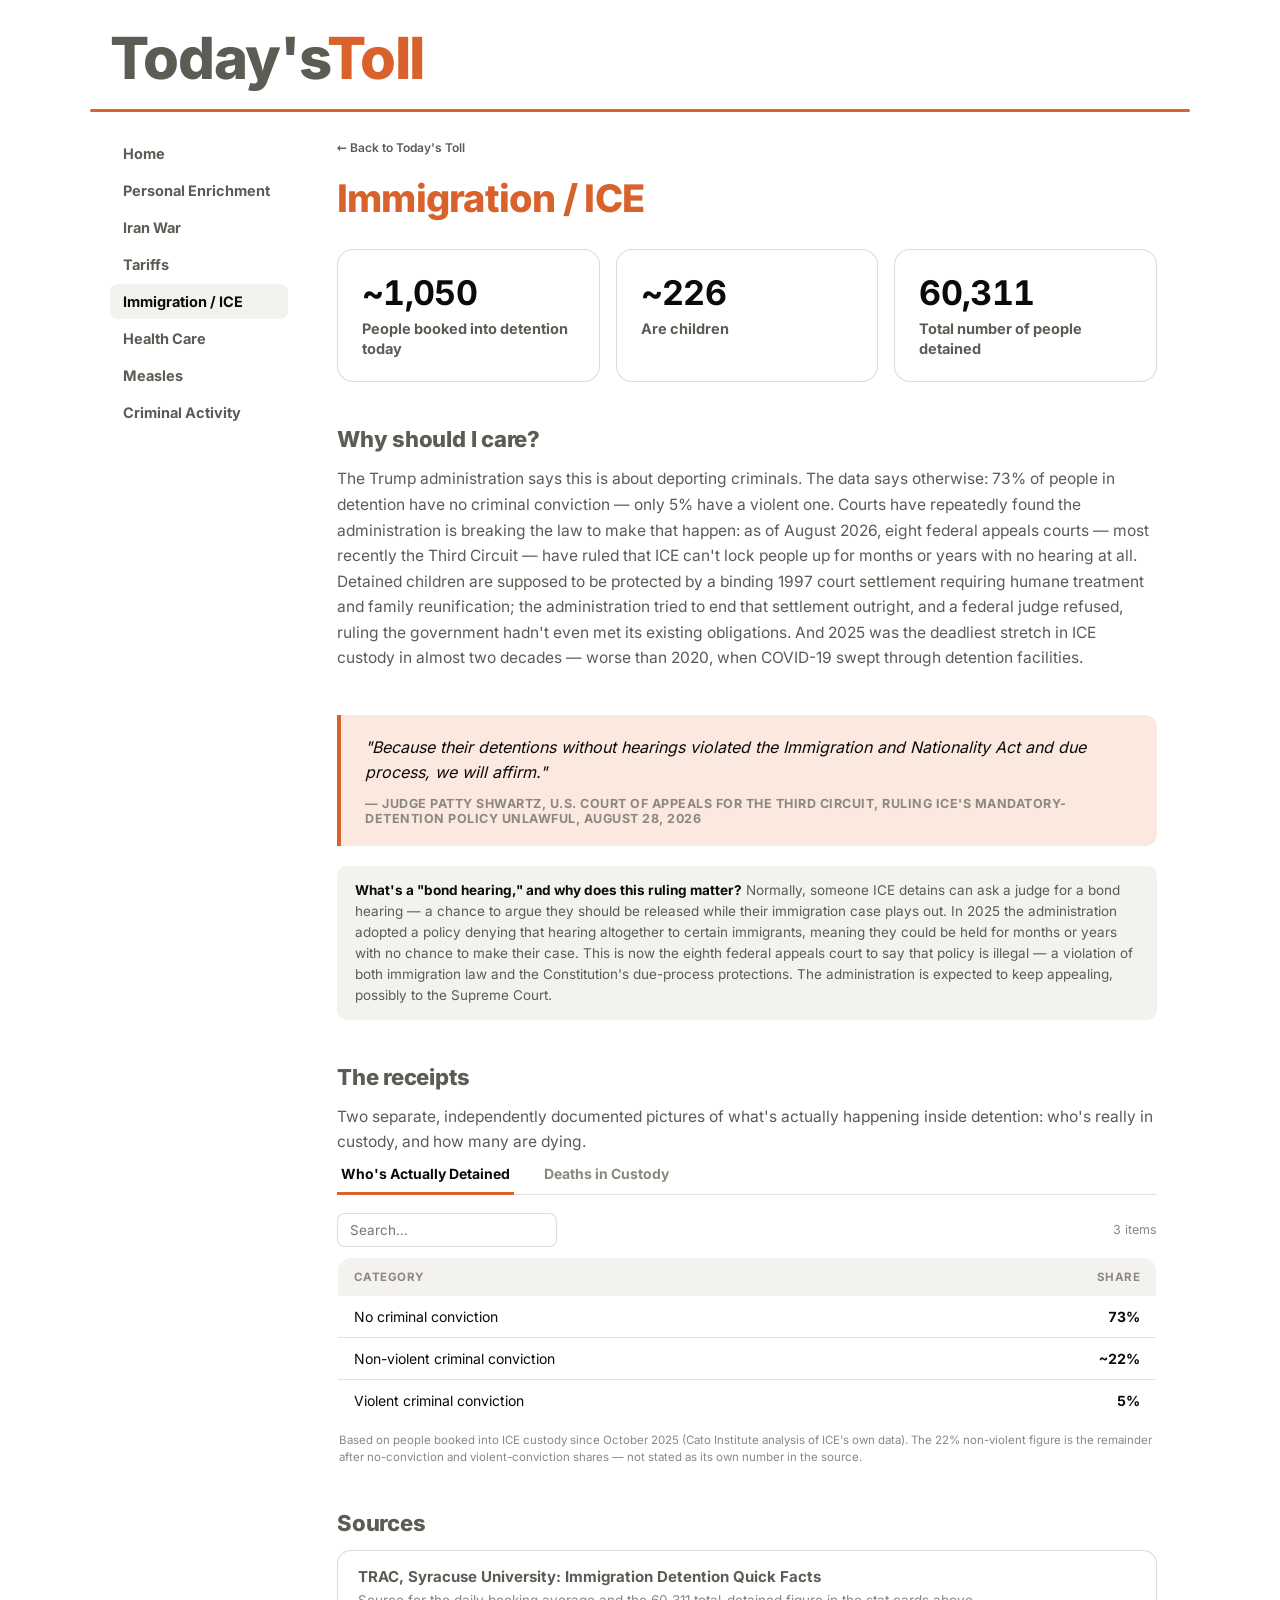
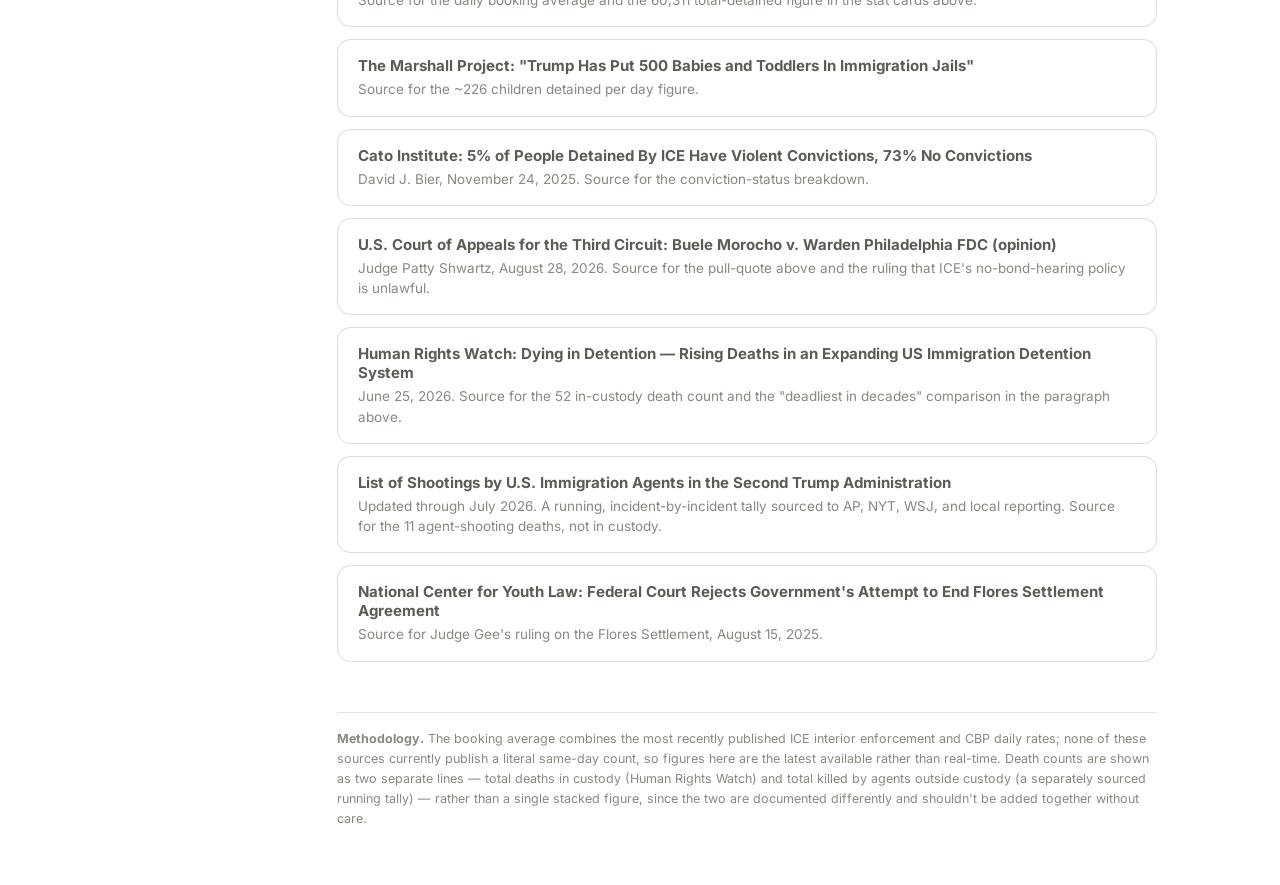
<file: ice.html>
<!DOCTYPE html>
<html lang="en">
<head>
<meta charset="UTF-8">
<meta name="viewport" content="width=device-width, initial-scale=1.0">
<title>Immigration / ICE — Today's Toll</title>
<link rel="stylesheet" href="style.css?v=2">
</head>
<body>

<header class="site-header">
  <p class="site-title"><a href="index.html"><span class="word-gray">Today's</span><span class="word-orange">Toll</span></a></p>
</header>
<div class="masthead-rule"></div>

<div class="layout">
  <details class="mobile-menu">
    <summary>Menu</summary>
    <ul>
      <li><a href="index.html">Home</a></li>
      <li><a href="trump-family.html">Personal Enrichment</a></li>
      <li><a href="iran-war.html">Iran War</a></li>
      <li><a href="tariffs.html">Tariffs</a></li>
      <li><a href="ice.html">Immigration / ICE</a></li>
      <li><a href="health-care.html">Health Care</a></li>
      <li><a href="measles.html">Measles</a></li>
      <li><a href="criminal-activity.html">Criminal Activity</a></li>
    </ul>
  </details>

  <nav class="sidebar">
    <ul>
      <li><a href="index.html">Home</a></li>
      <li><a href="trump-family.html">Personal Enrichment</a></li>
      <li><a href="iran-war.html">Iran War</a></li>
      <li><a href="tariffs.html">Tariffs</a></li>
      <li><a href="ice.html" class="active">Immigration / ICE</a></li>
      <li><a href="health-care.html">Health Care</a></li>
      <li><a href="measles.html">Measles</a></li>
      <li><a href="criminal-activity.html">Criminal Activity</a></li>
    </ul>
  </nav>

  <main class="content">
    <div class="wrap-narrow">
      <a class="back-link" href="index.html">&larr; Back to Today's Toll</a>

      <div class="topic-header">
        <h1 class="topic-title">Immigration / ICE</h1>
      </div>

      <div class="stat-row cols-3">
        <div class="stat-card">
          <p class="stat-num">~1,050</p>
          <p class="stat-label">People booked into detention today</p>
        </div>
        <div class="stat-card">
          <p class="stat-num">~226</p>
          <p class="stat-label">Are children</p>
        </div>
        <div class="stat-card">
          <p class="stat-num">60,311</p>
          <p class="stat-label">Total number of people detained</p>
        </div>
      </div>

      <section class="block">
        <h2 class="block-title">Why should I care?</h2>
        <p class="body-copy">The Trump administration says this is about deporting criminals. The data says otherwise: 73% of people in detention have no criminal conviction — only 5% have a violent one. Courts have repeatedly found the administration is breaking the law to make that happen: as of August 2026, eight federal appeals courts — most recently the Third Circuit — have ruled that ICE can't lock people up for months or years with no hearing at all. Detained children are supposed to be protected by a binding 1997 court settlement requiring humane treatment and family reunification; the administration tried to end that settlement outright, and a federal judge refused, ruling the government hadn't even met its existing obligations. And 2025 was the deadliest stretch in ICE custody in almost two decades — worse than 2020, when COVID-19 swept through detention facilities.</p>
      </section>

      <blockquote class="pullquote">
        <p>"Because their detentions without hearings violated the Immigration and Nationality Act and due process, we will affirm."</p>
        <cite>— Judge Patty Shwartz, U.S. Court of Appeals for the Third Circuit, ruling ICE's mandatory-detention policy unlawful, August 28, 2026</cite>
      </blockquote>

      <p class="context-note"><b>What's a "bond hearing," and why does this ruling matter?</b> Normally, someone ICE detains can ask a judge for a bond hearing — a chance to argue they should be released while their immigration case plays out. In 2025 the administration adopted a policy denying that hearing altogether to certain immigrants, meaning they could be held for months or years with no chance to make their case. This is now the eighth federal appeals court to say that policy is illegal — a violation of both immigration law and the Constitution's due-process protections. The administration is expected to keep appealing, possibly to the Supreme Court.</p>

      <section class="block">
        <h2 class="block-title">The receipts</h2>
        <p class="body-copy">Two separate, independently documented pictures of what's actually happening inside detention: who's really in custody, and how many are dying.</p>

        <div class="tabs" role="tablist">
          <button class="tab-btn active" data-tab="whos-detained">Who's Actually Detained</button>
          <button class="tab-btn" data-tab="deaths">Deaths in Custody</button>
        </div>

        <div class="tab-panel active" data-panel="whos-detained">
          <div class="table-controls">
            <input class="search-input" type="text" placeholder="Search…" data-filter-for="whos-detained">
            <span class="row-count" data-count-for="whos-detained">3 items</span>
          </div>
          <div class="table-wrap" data-table="whos-detained">
            <table class="data-table">
              <thead>
                <tr>
                  <th data-sort="text">Category</th>
                  <th class="amount-col" data-sort="amount">Share</th>
                </tr>
              </thead>
              <tbody>
                <tr><td>No criminal conviction</td><td class="amount-col" data-value="73">73%</td></tr>
                <tr><td>Non-violent criminal conviction</td><td class="amount-col" data-value="22">~22%</td></tr>
                <tr><td>Violent criminal conviction</td><td class="amount-col" data-value="5">5%</td></tr>
              </tbody>
            </table>
          </div>
          <p style="font-size: 11.5px; color: var(--text-muted); margin: 10px 2px 0; line-height: 1.5;">Based on people booked into ICE custody since October 2025 (Cato Institute analysis of ICE's own data). The 22% non-violent figure is the remainder after no-conviction and violent-conviction shares — not stated as its own number in the source.</p>
        </div>

        <div class="tab-panel" data-panel="deaths">
          <div class="table-controls">
            <input class="search-input" type="text" placeholder="Search…" data-filter-for="deaths">
            <span class="row-count" data-count-for="deaths">2 items</span>
          </div>
          <div class="table-wrap" data-table="deaths">
            <table class="data-table">
              <thead>
                <tr>
                  <th data-sort="text">Category</th>
                  <th class="amount-col" data-sort="amount">Deaths</th>
                </tr>
              </thead>
              <tbody>
                <tr><td>Died in ICE custody</td><td class="amount-col" data-value="52">52</td></tr>
                <tr><td>Killed by immigration agents, not in custody (shootings during arrests, raids, and pursuits)</td><td class="amount-col" data-value="11">11</td></tr>
              </tbody>
            </table>
          </div>
          <p style="font-size: 11.5px; color: var(--text-muted); margin: 10px 2px 0; line-height: 1.5;">Both figures are since Jan. 20, 2025, through the most recent available data. Custody deaths from Human Rights Watch, compiled from ICE's own death-report records, FOIA requests, and family interviews; ICE's own public reporting lags for months, so the true total today is very likely higher. Agent-shooting deaths from a running, incident-by-incident tally sourced to wire-service and local reporting (AP, NYT, WSJ, and others) on each case; both figures are floors, not ceilings.</p>
        </div>
      </section>

      <section class="block">
        <h2 class="block-title">Sources</h2>
        <div class="source-list">
          <div class="source-card">
            <a class="source-title" href="https://tracreports.org/immigration/quickfacts/" target="_blank" rel="noopener">TRAC, Syracuse University: Immigration Detention Quick Facts</a>
            <p>Source for the daily booking average and the 60,311 total-detained figure in the stat cards above.</p>
          </div>
          <div class="source-card">
            <a class="source-title" href="https://www.themarshallproject.org/2026/04/06/ice-kids-detention-over-6200-trump" target="_blank" rel="noopener">The Marshall Project: "Trump Has Put 500 Babies and Toddlers In Immigration Jails"</a>
            <p>Source for the ~226 children detained per day figure.</p>
          </div>
          <div class="source-card">
            <a class="source-title" href="https://www.cato.org/blog/5-ice-detainees-have-violent-convictions-73-no-convictions" target="_blank" rel="noopener">Cato Institute: 5% of People Detained By ICE Have Violent Convictions, 73% No Convictions</a>
            <p>David J. Bier, November 24, 2025. Source for the conviction-status breakdown.</p>
          </div>
          <div class="source-card">
            <a class="source-title" href="https://www2.ca3.uscourts.gov/opinarch/261150p.pdf" target="_blank" rel="noopener">U.S. Court of Appeals for the Third Circuit: Buele Morocho v. Warden Philadelphia FDC (opinion)</a>
            <p>Judge Patty Shwartz, August 28, 2026. Source for the pull-quote above and the ruling that ICE's no-bond-hearing policy is unlawful.</p>
          </div>
          <div class="source-card">
            <a class="source-title" href="https://www.hrw.org/report/2026/06/25/dying-in-detention/rising-deaths-in-an-expanding-us-immigration-detention-system" target="_blank" rel="noopener">Human Rights Watch: Dying in Detention — Rising Deaths in an Expanding US Immigration Detention System</a>
            <p>June 25, 2026. Source for the 52 in-custody death count and the "deadliest in decades" comparison in the paragraph above.</p>
          </div>
          <div class="source-card">
            <a class="source-title" href="https://en.wikipedia.org/wiki/List_of_shootings_by_U.S._immigration_agents_in_the_second_Trump_administration" target="_blank" rel="noopener">List of Shootings by U.S. Immigration Agents in the Second Trump Administration</a>
            <p>Updated through July 2026. A running, incident-by-incident tally sourced to AP, NYT, WSJ, and local reporting. Source for the 11 agent-shooting deaths, not in custody.</p>
          </div>
          <div class="source-card">
            <a class="source-title" href="https://youthlaw.org/news/federal-court-rejects-governments-attempt-end-flores-settlement-agreement-preserving-vital" target="_blank" rel="noopener">National Center for Youth Law: Federal Court Rejects Government's Attempt to End Flores Settlement Agreement</a>
            <p>Source for Judge Gee's ruling on the Flores Settlement, August 15, 2025.</p>
          </div>
        </div>
      </section>

      <footer class="note">
        <strong>Methodology.</strong> The booking average combines the most recently published ICE interior enforcement and CBP daily rates; none of these sources currently publish a literal same-day count, so figures here are the latest available rather than real-time. Death counts are shown as two separate lines — total deaths in custody (Human Rights Watch) and total killed by agents outside custody (a separately sourced running tally) — rather than a single stacked figure, since the two are documented differently and shouldn't be added together without care.
      </footer>
    </div>
  </main>
</div>

<script src="site.js"></script>
</body>
</html>
</file>
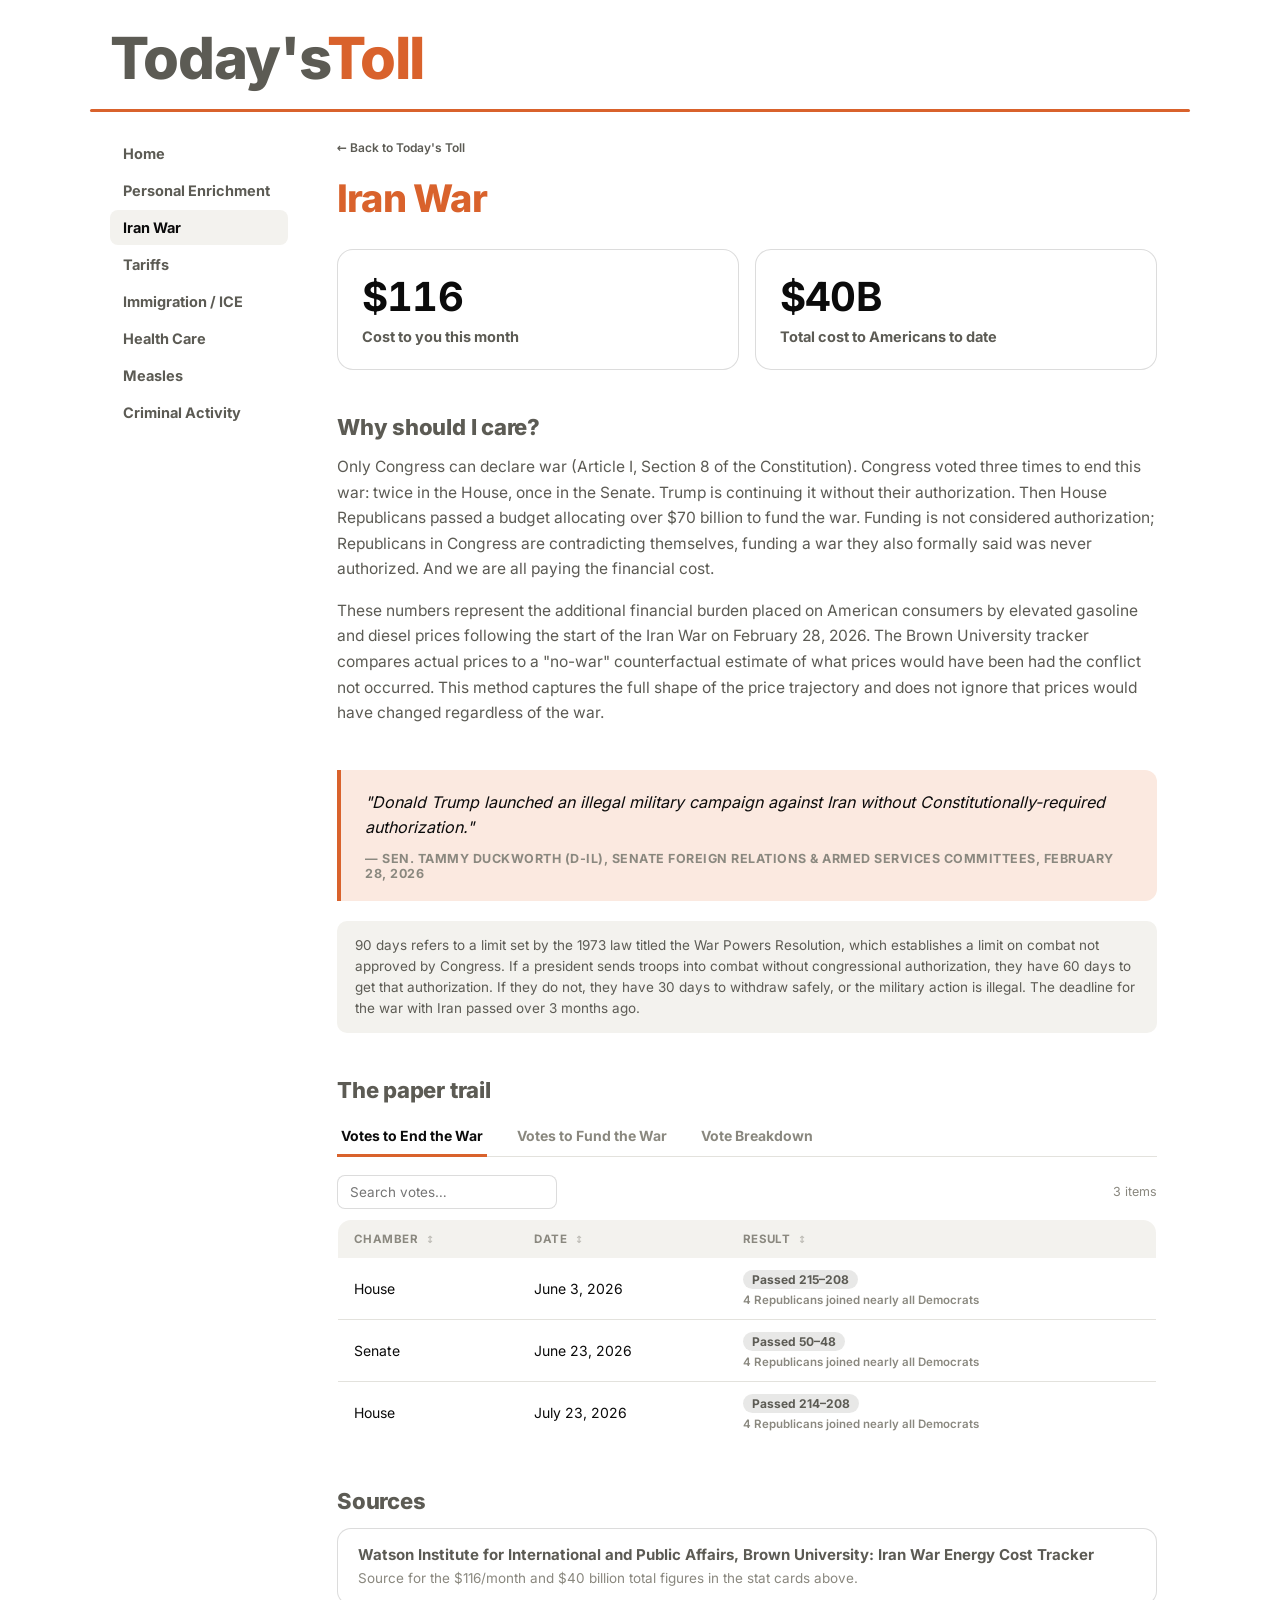
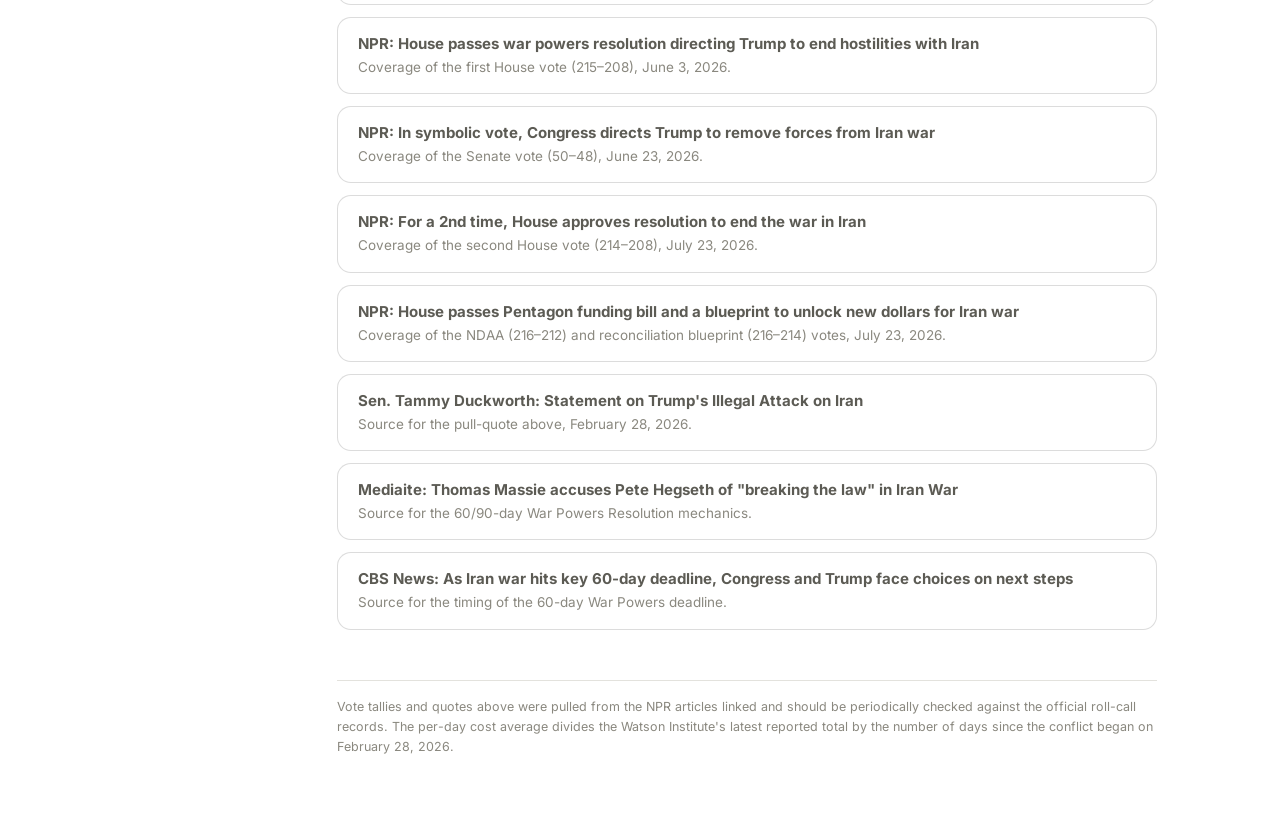
<file: iran-war.html>
<!DOCTYPE html>
<html lang="en">
<head>
<meta charset="UTF-8">
<meta name="viewport" content="width=device-width, initial-scale=1.0">
<title>Iran War — Today's Toll</title>
<link rel="stylesheet" href="style.css?v=2">
</head>
<body>

<header class="site-header">
  <p class="site-title"><a href="index.html"><span class="word-gray">Today's</span><span class="word-orange">Toll</span></a></p>
</header>
<div class="masthead-rule"></div>

<div class="layout">
  <details class="mobile-menu">
    <summary>Menu</summary>
    <ul>
      <li><a href="index.html">Home</a></li>
      <li><a href="trump-family.html">Personal Enrichment</a></li>
      <li><a href="iran-war.html">Iran War</a></li>
      <li><a href="tariffs.html">Tariffs</a></li>
      <li><a href="ice.html">Immigration / ICE</a></li>
      <li><a href="health-care.html">Health Care</a></li>
      <li><a href="measles.html">Measles</a></li>
      <li><a href="criminal-activity.html">Criminal Activity</a></li>
    </ul>
  </details>

  <nav class="sidebar">
    <ul>
      <li><a href="index.html">Home</a></li>
      <li><a href="trump-family.html">Personal Enrichment</a></li>
      <li><a href="iran-war.html" class="active">Iran War</a></li>
      <li><a href="tariffs.html">Tariffs</a></li>
      <li><a href="ice.html">Immigration / ICE</a></li>
      <li><a href="health-care.html">Health Care</a></li>
      <li><a href="measles.html">Measles</a></li>
      <li><a href="criminal-activity.html">Criminal Activity</a></li>
    </ul>
  </nav>

  <main class="content">
    <div class="wrap-narrow">
      <a class="back-link" href="index.html">&larr; Back to Today's Toll</a>

      <div class="topic-header">
        <h1 class="topic-title">Iran War</h1>
      </div>

      <div class="stat-row">
        <div class="stat-card">
          <p class="stat-num">$116</p>
          <p class="stat-label">Cost to you this month</p>
        </div>
        <div class="stat-card">
          <p class="stat-num">$40B</p>
          <p class="stat-label">Total cost to Americans to date</p>
        </div>
      </div>

      <section class="block">
        <h2 class="block-title">Why should I care?</h2>
        <p class="body-copy">Only Congress can declare war (Article I, Section 8 of the Constitution). Congress voted three times to end this war: twice in the House, once in the Senate. Trump is continuing it without their authorization. Then House Republicans passed a budget allocating over $70 billion to fund the war. Funding is not considered authorization; Republicans in Congress are contradicting themselves, funding a war they also formally said was never authorized. And we are all paying the financial cost.</p>
        <p class="body-copy" style="margin-top: 16px;">These numbers represent the additional financial burden placed on American consumers by elevated gasoline and diesel prices following the start of the Iran War on February 28, 2026. The Brown University tracker compares actual prices to a "no-war" counterfactual estimate of what prices would have been had the conflict not occurred. This method captures the full shape of the price trajectory and does not ignore that prices would have changed regardless of the war.</p>
      </section>

      <blockquote class="pullquote">
        <p>"Donald Trump launched an illegal military campaign against Iran without Constitutionally-required authorization."</p>
        <cite>— Sen. Tammy Duckworth (D-IL), Senate Foreign Relations &amp; Armed Services Committees, February 28, 2026</cite>
      </blockquote>

      <p class="context-note">90 days refers to a limit set by the 1973 law titled the War Powers Resolution, which establishes a limit on combat not approved by Congress. If a president sends troops into combat without congressional authorization, they have 60 days to get that authorization. If they do not, they have 30 days to withdraw safely, or the military action is illegal. The deadline for the war with Iran passed over 3 months ago.</p>

      <section class="block">
        <h2 class="block-title">The paper trail</h2>

        <div class="tabs" role="tablist">
          <button class="tab-btn active" data-tab="votes">Votes to End the War</button>
          <button class="tab-btn" data-tab="funding">Votes to Fund the War</button>
          <button class="tab-btn" data-tab="breakdown">Vote Breakdown</button>
        </div>

        <div class="tab-panel active" data-panel="votes">
          <div class="table-controls">
            <input class="search-input" type="text" placeholder="Search votes…" data-filter-for="votes">
            <span class="row-count" data-count-for="votes">3 items</span>
          </div>
          <div class="table-wrap" data-table="votes">
            <table class="data-table">
              <thead>
                <tr>
                  <th data-sort="text">Chamber <span class="sort-arrow">↕</span></th>
                  <th data-sort="date">Date <span class="sort-arrow">↕</span></th>
                  <th data-sort="text">Result <span class="sort-arrow">↕</span></th>
                </tr>
              </thead>
              <tbody>
                <tr><td>House</td><td data-value="2026-06-03">June 3, 2026</td><td><span class="result-pill passed">Passed 215–208</span><span class="result-detail">4 Republicans joined nearly all Democrats</span></td></tr>
                <tr><td>Senate</td><td data-value="2026-06-23">June 23, 2026</td><td><span class="result-pill passed">Passed 50–48</span><span class="result-detail">4 Republicans joined nearly all Democrats</span></td></tr>
                <tr><td>House</td><td data-value="2026-07-23">July 23, 2026</td><td><span class="result-pill passed">Passed 214–208</span><span class="result-detail">4 Republicans joined nearly all Democrats</span></td></tr>
              </tbody>
            </table>
          </div>
        </div>

        <div class="tab-panel" data-panel="funding">
          <div class="table-controls">
            <input class="search-input" type="text" placeholder="Search funding votes…" data-filter-for="funding">
            <span class="row-count" data-count-for="funding">2 items</span>
          </div>
          <div class="table-wrap" data-table="funding">
            <table class="data-table">
              <thead>
                <tr>
                  <th data-sort="text">Bill <span class="sort-arrow">↕</span></th>
                  <th data-sort="date">Date <span class="sort-arrow">↕</span></th>
                  <th class="amount-col" data-sort="amount">Amount <span class="sort-arrow">↕</span></th>
                  <th data-sort="text">Result <span class="sort-arrow">↕</span></th>
                </tr>
              </thead>
              <tbody>
                <tr><td>Reconciliation budget blueprint — unlocks Iran war funding</td><td data-value="2026-07-23">July 23, 2026</td><td class="amount-col" data-value="70000000000">$70B+</td><td><span class="result-pill passed">Passed 216–214</span><span class="result-detail">Largely along party lines</span></td></tr>
                <tr><td>FY2027 NDAA — total defense authorization</td><td data-value="2026-07-23">July 23, 2026</td><td class="amount-col" data-value="1150000000000">$1.15T</td><td><span class="result-pill passed">Passed 216–212</span><span class="result-detail">6 Democrats joined Republicans; 7 Republicans opposed</span></td></tr>
              </tbody>
            </table>
          </div>
        </div>

        <div class="tab-panel" data-panel="breakdown">
          <div class="table-controls">
            <input class="search-input" type="text" placeholder="Search votes…" data-filter-for="breakdown">
            <span class="row-count" data-count-for="breakdown">5 items</span>
          </div>
          <div class="table-wrap" data-table="breakdown">
            <table class="data-table" data-breakdown>
              <thead>
                <tr>
                  <th rowspan="2" data-sort="text">Vote</th>
                  <th rowspan="2" data-sort="text">Type</th>
                  <th rowspan="2" data-sort="date">Date</th>
                  <th rowspan="2" data-sort="text">Total</th>
                  <th colspan="2">Republicans</th>
                  <th colspan="2">Democrats</th>
                </tr>
                <tr>
                  <th class="sub-head">Yes</th>
                  <th class="sub-head">No</th>
                  <th class="sub-head">Yes</th>
                  <th class="sub-head">No</th>
                </tr>
              </thead>
              <tbody>
                <tr><td>House War Powers Resolution</td><td>End the war</td><td data-value="2026-06-03">June 3, 2026</td><td><span class="total-cell"><span class="tally">215–208</span><span class="status">Passed</span></span></td><td>4</td><td>208</td><td>211</td><td>0</td></tr>
                <tr><td>Senate War Powers Resolution</td><td>End the war</td><td data-value="2026-06-23">June 23, 2026</td><td><span class="total-cell"><span class="tally">50–48</span><span class="status">Passed</span></span></td><td>4*</td><td>48*</td><td>46*</td><td>0*</td></tr>
                <tr><td>House War Powers Resolution (2nd)</td><td>End the war</td><td data-value="2026-07-23">July 23, 2026</td><td><span class="total-cell"><span class="tally">214–208</span><span class="status">Passed</span></span></td><td>4</td><td>208</td><td>210</td><td>0</td></tr>
                <tr><td>Reconciliation blueprint (Iran funding)</td><td>Fund the war</td><td data-value="2026-07-23">July 23, 2026</td><td><span class="total-cell"><span class="tally">216–214</span><span class="status">Passed</span></span></td><td class="not-verified" colspan="2">Not verified**</td><td class="not-verified" colspan="2">Not verified**</td></tr>
                <tr><td>FY2027 NDAA</td><td>Fund the war</td><td data-value="2026-07-23">July 23, 2026</td><td><span class="total-cell"><span class="tally">216–212</span><span class="status">Passed</span></span></td><td>209</td><td>7</td><td>6***</td><td>205</td></tr>
              </tbody>
            </table>
          </div>
          <p style="font-size: 11.5px; color: var(--text-muted); margin: 10px 2px 0; line-height: 1.5;">* Senate breakdown assumes no Democratic defections, consistent with reporting on named crossovers; not confirmed against the official roll call.<br>** Reported as "largely along party lines"; specific yes/no counts by party were not found in the sourcing used here.<br>*** Plus 1 independent (Kiley) voting yes, not counted in either party's total.</p>
        </div>
      </section>

      <section class="block">
        <h2 class="block-title">Sources</h2>
        <div class="source-list">
          <div class="source-card">
            <a class="source-title" href="https://iranwarcost.watson.brown.edu" target="_blank" rel="noopener">Watson Institute for International and Public Affairs, Brown University: Iran War Energy Cost Tracker</a>
            <p>Source for the $116/month and $40 billion total figures in the stat cards above.</p>
          </div>
          <div class="source-card">
            <a class="source-title" href="https://www.npr.org/2026/06/03/nx-s1-5845102/house-iran-war-powers-vote" target="_blank" rel="noopener">NPR: House passes war powers resolution directing Trump to end hostilities with Iran</a>
            <p>Coverage of the first House vote (215–208), June 3, 2026.</p>
          </div>
          <div class="source-card">
            <a class="source-title" href="https://www.npr.org/2026/06/23/nx-s1-5868599/senate-iran-war-powers-resolution" target="_blank" rel="noopener">NPR: In symbolic vote, Congress directs Trump to remove forces from Iran war</a>
            <p>Coverage of the Senate vote (50–48), June 23, 2026.</p>
          </div>
          <div class="source-card">
            <a class="source-title" href="https://www.npr.org/2026/07/23/nx-s1-5904515/congress-iran-war-powers-vote" target="_blank" rel="noopener">NPR: For a 2nd time, House approves resolution to end the war in Iran</a>
            <p>Coverage of the second House vote (214–208), July 23, 2026.</p>
          </div>
          <div class="source-card">
            <a class="source-title" href="https://www.npr.org/2026/07/22/nx-s1-5903130/house-vote-iran-war-funding-reconciliation" target="_blank" rel="noopener">NPR: House passes Pentagon funding bill and a blueprint to unlock new dollars for Iran war</a>
            <p>Coverage of the NDAA (216–212) and reconciliation blueprint (216–214) votes, July 23, 2026.</p>
          </div>
          <div class="source-card">
            <a class="source-title" href="https://www.duckworth.senate.gov/news/press-releases/duckworth-statement-on-trumps-illegal-attack-on-iran" target="_blank" rel="noopener">Sen. Tammy Duckworth: Statement on Trump's Illegal Attack on Iran</a>
            <p>Source for the pull-quote above, February 28, 2026.</p>
          </div>
          <div class="source-card">
            <a class="source-title" href="https://www.mediaite.com/media/news/thomas-massie-accuses-pete-hegseth-of-breaking-the-law-in-iran-war-must-be-held-accountable/" target="_blank" rel="noopener">Mediaite: Thomas Massie accuses Pete Hegseth of "breaking the law" in Iran War</a>
            <p>Source for the 60/90-day War Powers Resolution mechanics.</p>
          </div>
          <div class="source-card">
            <a class="source-title" href="https://www.cbsnews.com/news/iran-war-powers-resolution-60-day-deadline-congress-trump/" target="_blank" rel="noopener">CBS News: As Iran war hits key 60-day deadline, Congress and Trump face choices on next steps</a>
            <p>Source for the timing of the 60-day War Powers deadline.</p>
          </div>
        </div>
      </section>

      <footer class="note">
        Vote tallies and quotes above were pulled from the NPR articles linked and should be periodically checked against the official roll-call records. The per-day cost average divides the Watson Institute's latest reported total by the number of days since the conflict began on February 28, 2026.
      </footer>
    </div>
  </main>
</div>

<script src="site.js"></script>
</body>
</html>
</file>
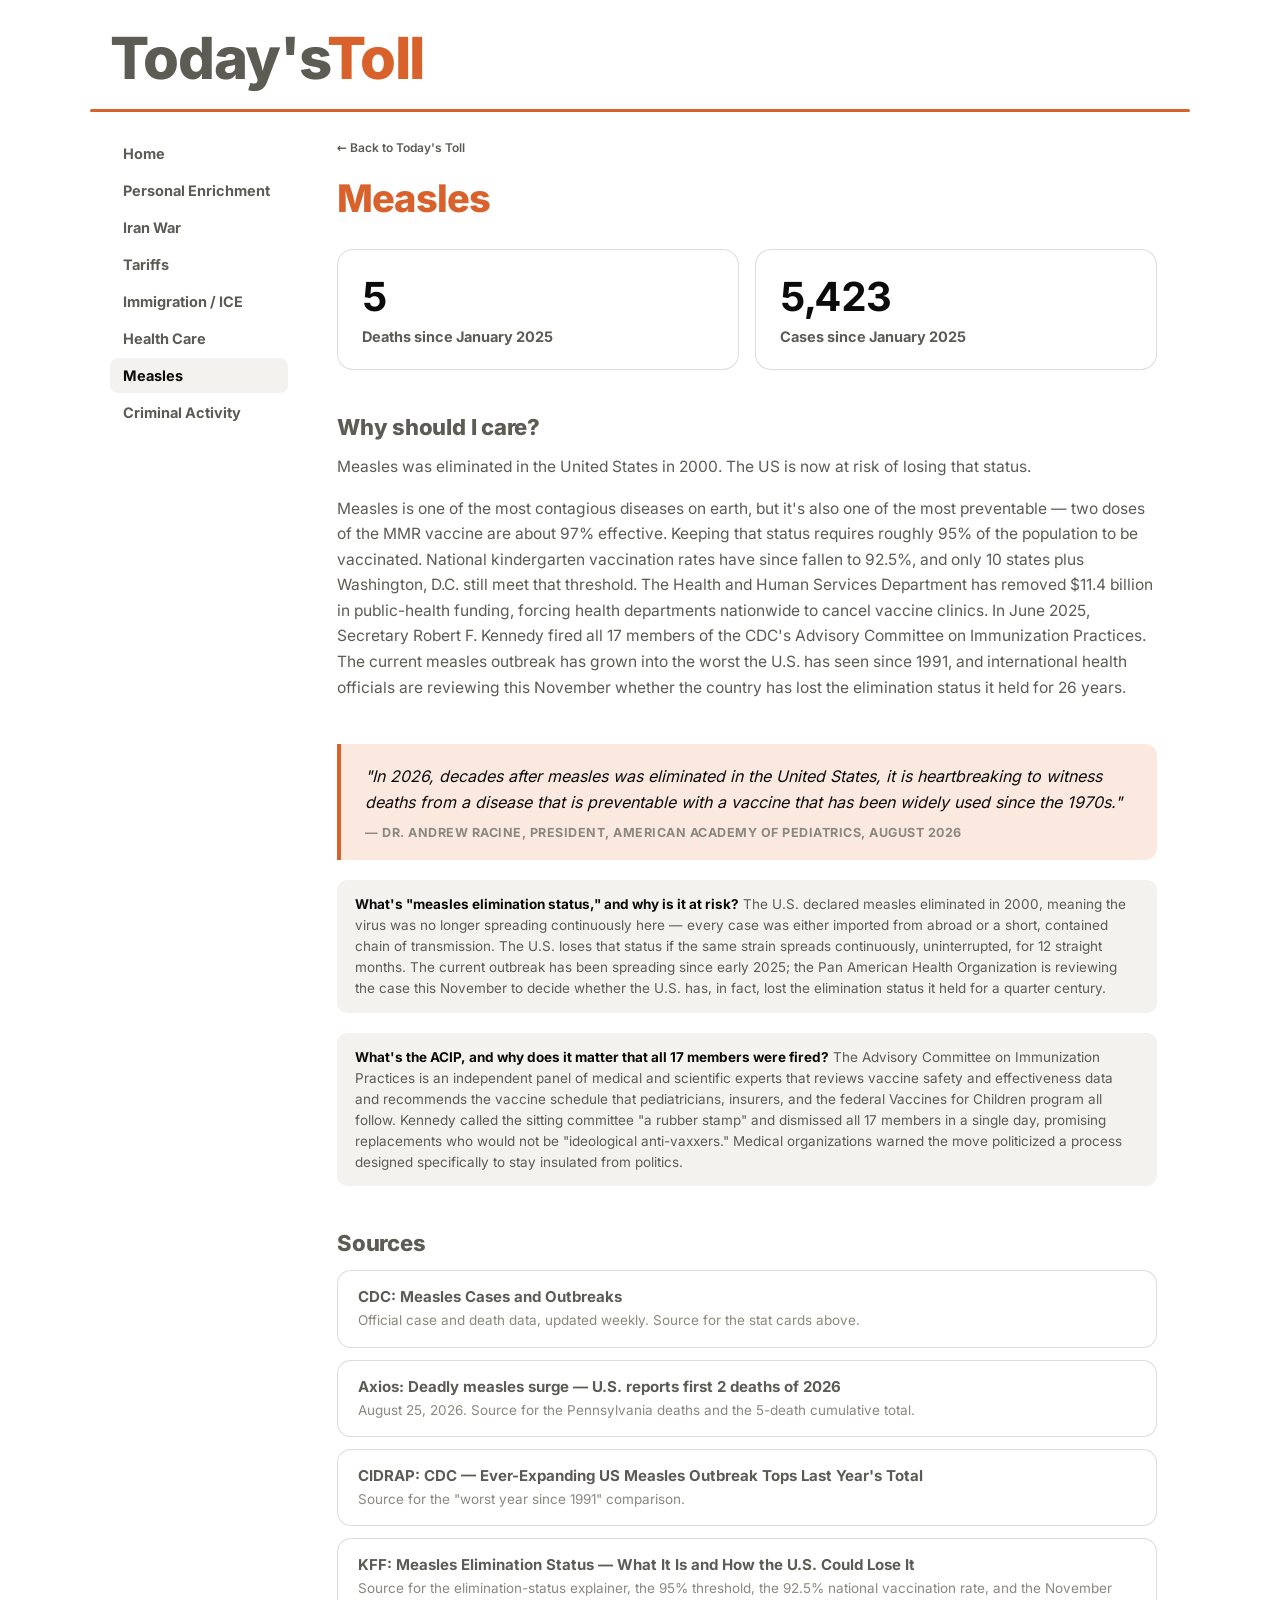
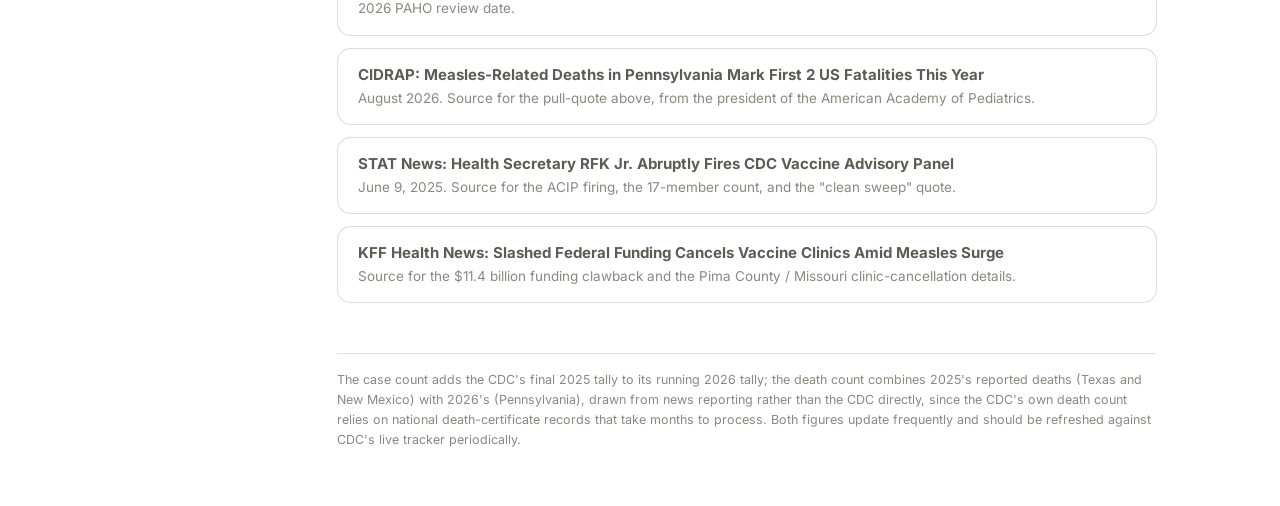
<file: measles.html>
<!DOCTYPE html>
<html lang="en">
<head>
<meta charset="UTF-8">
<meta name="viewport" content="width=device-width, initial-scale=1.0">
<title>Measles — Today's Toll</title>
<link rel="stylesheet" href="style.css?v=2">
</head>
<body>

<header class="site-header">
  <p class="site-title"><a href="index.html"><span class="word-gray">Today's</span><span class="word-orange">Toll</span></a></p>
</header>
<div class="masthead-rule"></div>

<div class="layout">
  <details class="mobile-menu">
    <summary>Menu</summary>
    <ul>
      <li><a href="index.html">Home</a></li>
      <li><a href="trump-family.html">Personal Enrichment</a></li>
      <li><a href="iran-war.html">Iran War</a></li>
      <li><a href="tariffs.html">Tariffs</a></li>
      <li><a href="ice.html">Immigration / ICE</a></li>
      <li><a href="health-care.html">Health Care</a></li>
      <li><a href="measles.html">Measles</a></li>
      <li><a href="criminal-activity.html">Criminal Activity</a></li>
    </ul>
  </details>

  <nav class="sidebar">
    <ul>
      <li><a href="index.html">Home</a></li>
      <li><a href="trump-family.html">Personal Enrichment</a></li>
      <li><a href="iran-war.html">Iran War</a></li>
      <li><a href="tariffs.html">Tariffs</a></li>
      <li><a href="ice.html">Immigration / ICE</a></li>
      <li><a href="health-care.html">Health Care</a></li>
      <li><a href="measles.html" class="active">Measles</a></li>
      <li><a href="criminal-activity.html">Criminal Activity</a></li>
    </ul>
  </nav>

  <main class="content">
    <div class="wrap-narrow">
      <a class="back-link" href="index.html">&larr; Back to Today's Toll</a>

      <div class="topic-header">
        <h1 class="topic-title">Measles</h1>
      </div>

      <div class="stat-row">
        <div class="stat-card">
          <p class="stat-num">5</p>
          <p class="stat-label">Deaths since January 2025</p>
        </div>
        <div class="stat-card">
          <p class="stat-num">5,423</p>
          <p class="stat-label">Cases since January 2025</p>
        </div>
      </div>

      <section class="block">
        <h2 class="block-title">Why should I care?</h2>
        <p class="body-copy">Measles was eliminated in the United States in 2000. The US is now at risk of losing that status.</p>
        <p class="body-copy" style="margin-top: 16px;">Measles is one of the most contagious diseases on earth, but it's also one of the most preventable — two doses of the MMR vaccine are about 97% effective. Keeping that status requires roughly 95% of the population to be vaccinated. National kindergarten vaccination rates have since fallen to 92.5%, and only 10 states plus Washington, D.C. still meet that threshold. The Health and Human Services Department has removed $11.4 billion in public-health funding, forcing health departments nationwide to cancel vaccine clinics. In June 2025, Secretary Robert F. Kennedy fired all 17 members of the CDC's Advisory Committee on Immunization Practices. The current measles outbreak has grown into the worst the U.S. has seen since 1991, and international health officials are reviewing this November whether the country has lost the elimination status it held for 26 years.</p>
      </section>

      <blockquote class="pullquote">
        <p>"In 2026, decades after measles was eliminated in the United States, it is heartbreaking to witness deaths from a disease that is preventable with a vaccine that has been widely used since the 1970s."</p>
        <cite>— Dr. Andrew Racine, President, American Academy of Pediatrics, August 2026</cite>
      </blockquote>

      <p class="context-note"><b>What's "measles elimination status," and why is it at risk?</b> The U.S. declared measles eliminated in 2000, meaning the virus was no longer spreading continuously here — every case was either imported from abroad or a short, contained chain of transmission. The U.S. loses that status if the same strain spreads continuously, uninterrupted, for 12 straight months. The current outbreak has been spreading since early 2025; the Pan American Health Organization is reviewing the case this November to decide whether the U.S. has, in fact, lost the elimination status it held for a quarter century.</p>

      <p class="context-note"><b>What's the ACIP, and why does it matter that all 17 members were fired?</b> The Advisory Committee on Immunization Practices is an independent panel of medical and scientific experts that reviews vaccine safety and effectiveness data and recommends the vaccine schedule that pediatricians, insurers, and the federal Vaccines for Children program all follow. Kennedy called the sitting committee "a rubber stamp" and dismissed all 17 members in a single day, promising replacements who would not be "ideological anti-vaxxers." Medical organizations warned the move politicized a process designed specifically to stay insulated from politics.</p>

      <section class="block">
        <h2 class="block-title">Sources</h2>
        <div class="source-list">
          <div class="source-card">
            <a class="source-title" href="https://www.cdc.gov/measles/data-research/index.html" target="_blank" rel="noopener">CDC: Measles Cases and Outbreaks</a>
            <p>Official case and death data, updated weekly. Source for the stat cards above.</p>
          </div>
          <div class="source-card">
            <a class="source-title" href="https://www.axios.com/2026/08/25/measles-outbreak-deaths-pennsylvania-mmr-vaccine" target="_blank" rel="noopener">Axios: Deadly measles surge — U.S. reports first 2 deaths of 2026</a>
            <p>August 25, 2026. Source for the Pennsylvania deaths and the 5-death cumulative total.</p>
          </div>
          <div class="source-card">
            <a class="source-title" href="https://www.cidrap.umn.edu/measles/cdc-ever-expanding-us-measles-outbreak-tops-last-years-total" target="_blank" rel="noopener">CIDRAP: CDC — Ever-Expanding US Measles Outbreak Tops Last Year's Total</a>
            <p>Source for the "worst year since 1991" comparison.</p>
          </div>
          <div class="source-card">
            <a class="source-title" href="https://www.kff.org/other-health/measles-elimination-status-what-it-is-and-how-the-u-s-could-lose-it/" target="_blank" rel="noopener">KFF: Measles Elimination Status — What It Is and How the U.S. Could Lose It</a>
            <p>Source for the elimination-status explainer, the 95% threshold, the 92.5% national vaccination rate, and the November 2026 PAHO review date.</p>
          </div>
          <div class="source-card">
            <a class="source-title" href="https://www.cidrap.umn.edu/measles/measles-related-deaths-pennsylvania-mark-first-2-us-fatalities-year" target="_blank" rel="noopener">CIDRAP: Measles-Related Deaths in Pennsylvania Mark First 2 US Fatalities This Year</a>
            <p>August 2026. Source for the pull-quote above, from the president of the American Academy of Pediatrics.</p>
          </div>
          <div class="source-card">
            <a class="source-title" href="https://www.statnews.com/2025/06/09/rfk-jr-fires-every-member-of-cdc-vaccine-expert-panel-acip/" target="_blank" rel="noopener">STAT News: Health Secretary RFK Jr. Abruptly Fires CDC Vaccine Advisory Panel</a>
            <p>June 9, 2025. Source for the ACIP firing, the 17-member count, and the "clean sweep" quote.</p>
          </div>
          <div class="source-card">
            <a class="source-title" href="https://kffhealthnews.org/public-health/vaccine-clinics-canceled-measles-surge-federal-funding-cuts/" target="_blank" rel="noopener">KFF Health News: Slashed Federal Funding Cancels Vaccine Clinics Amid Measles Surge</a>
            <p>Source for the $11.4 billion funding clawback and the Pima County / Missouri clinic-cancellation details.</p>
          </div>
        </div>
      </section>

      <footer class="note">
        The case count adds the CDC's final 2025 tally to its running 2026 tally; the death count combines 2025's reported deaths (Texas and New Mexico) with 2026's (Pennsylvania), drawn from news reporting rather than the CDC directly, since the CDC's own death count relies on national death-certificate records that take months to process. Both figures update frequently and should be refreshed against CDC's live tracker periodically.
      </footer>
    </div>
  </main>
</div>

</body>
</html>
</file>
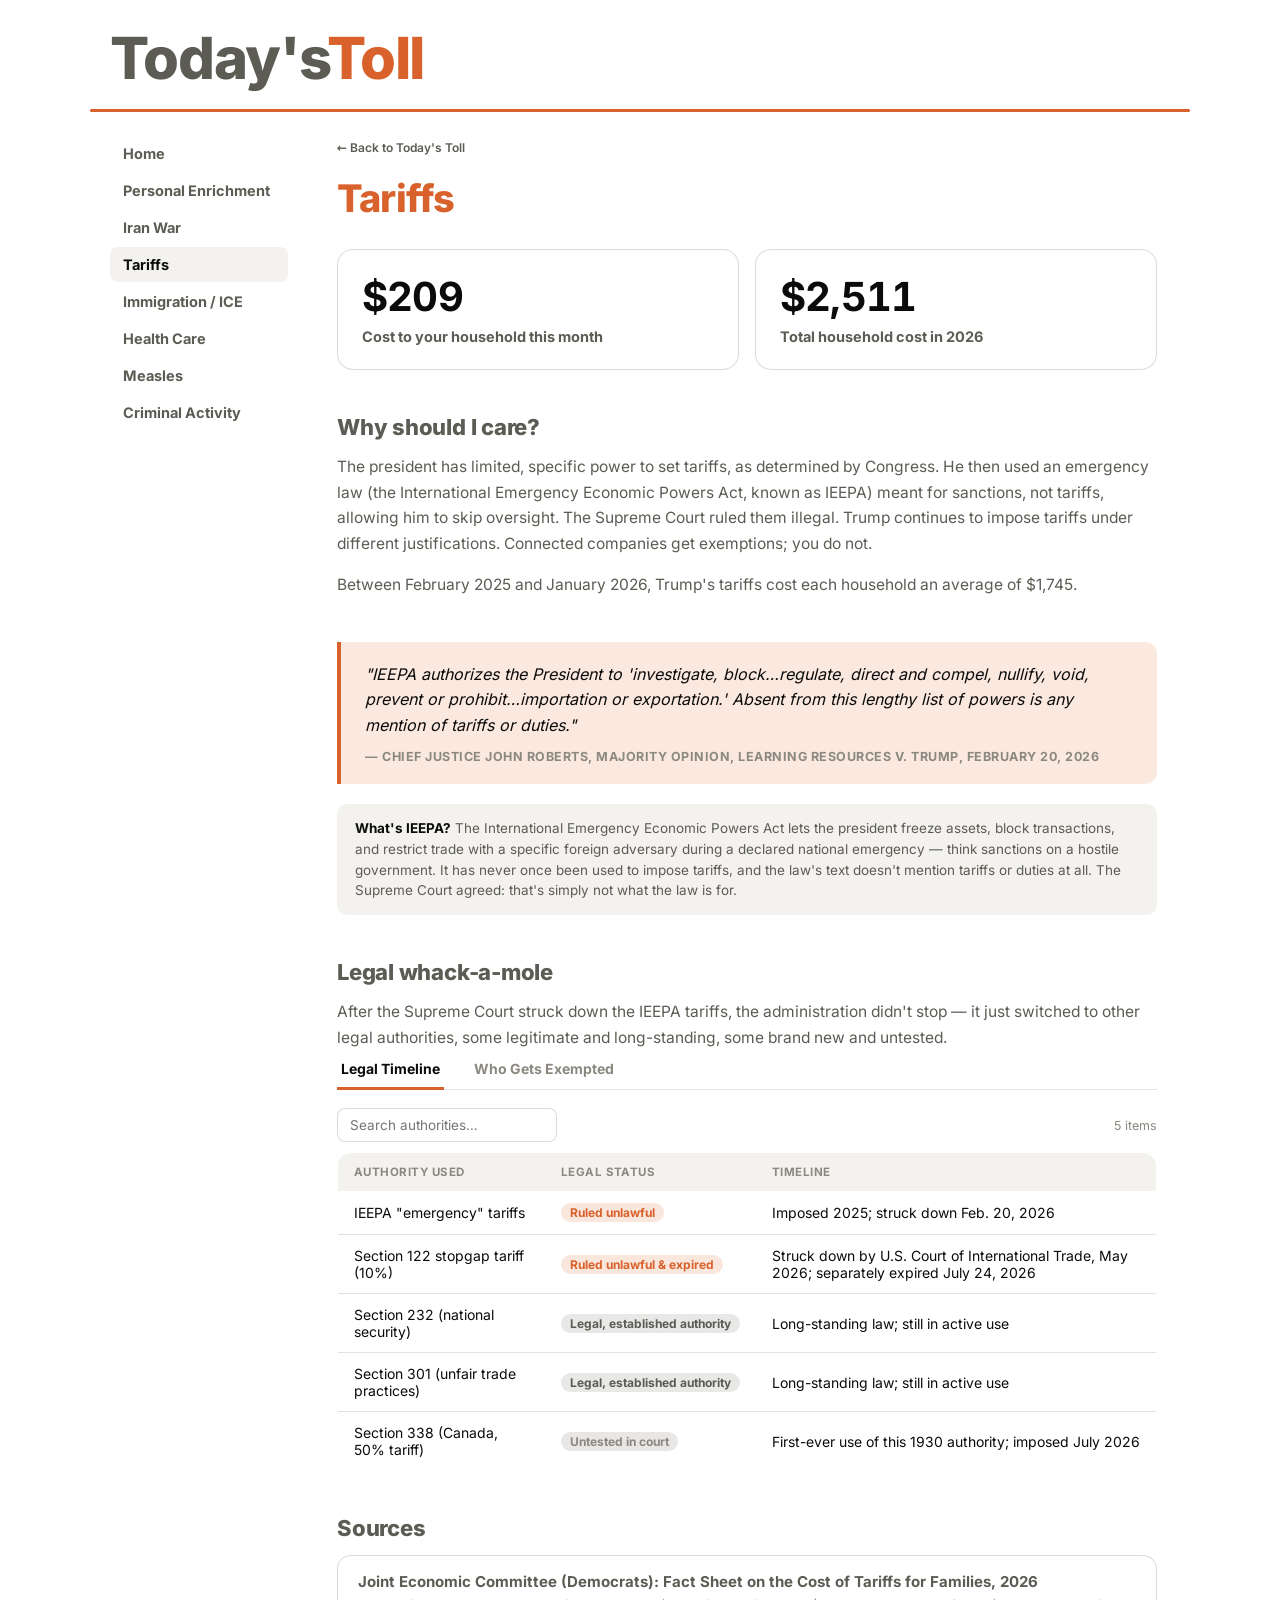
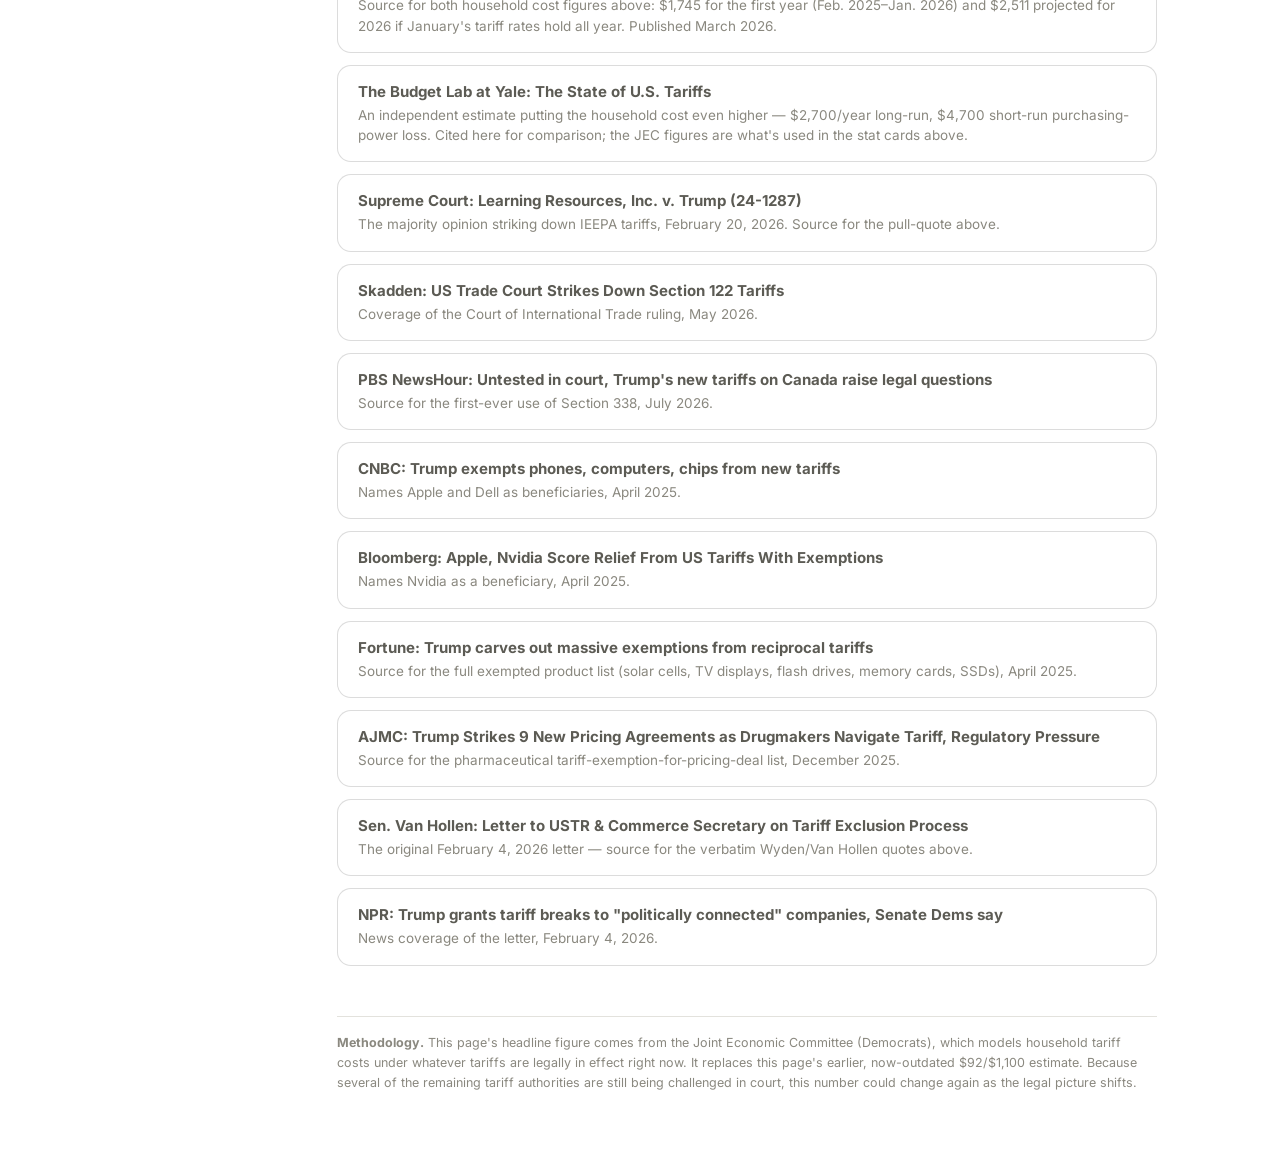
<file: tariffs.html>
<!DOCTYPE html>
<html lang="en">
<head>
<meta charset="UTF-8">
<meta name="viewport" content="width=device-width, initial-scale=1.0">
<title>Tariffs — Today's Toll</title>
<link rel="stylesheet" href="style.css?v=2">
</head>
<body>

<header class="site-header">
  <p class="site-title"><a href="index.html"><span class="word-gray">Today's</span><span class="word-orange">Toll</span></a></p>
</header>
<div class="masthead-rule"></div>

<div class="layout">
  <details class="mobile-menu">
    <summary>Menu</summary>
    <ul>
      <li><a href="index.html">Home</a></li>
      <li><a href="trump-family.html">Personal Enrichment</a></li>
      <li><a href="iran-war.html">Iran War</a></li>
      <li><a href="tariffs.html">Tariffs</a></li>
      <li><a href="ice.html">Immigration / ICE</a></li>
      <li><a href="health-care.html">Health Care</a></li>
      <li><a href="measles.html">Measles</a></li>
      <li><a href="criminal-activity.html">Criminal Activity</a></li>
    </ul>
  </details>

  <nav class="sidebar">
    <ul>
      <li><a href="index.html">Home</a></li>
      <li><a href="trump-family.html">Personal Enrichment</a></li>
      <li><a href="iran-war.html">Iran War</a></li>
      <li><a href="tariffs.html" class="active">Tariffs</a></li>
      <li><a href="ice.html">Immigration / ICE</a></li>
      <li><a href="health-care.html">Health Care</a></li>
      <li><a href="measles.html">Measles</a></li>
      <li><a href="criminal-activity.html">Criminal Activity</a></li>
    </ul>
  </nav>

  <main class="content">
    <div class="wrap-narrow">
      <a class="back-link" href="index.html">&larr; Back to Today's Toll</a>

      <div class="topic-header">
        <h1 class="topic-title">Tariffs</h1>
      </div>

      <div class="stat-row">
        <div class="stat-card">
          <p class="stat-num">$209</p>
          <p class="stat-label">Cost to your household this month</p>
        </div>
        <div class="stat-card">
          <p class="stat-num">$2,511</p>
          <p class="stat-label">Total household cost in 2026</p>
        </div>
      </div>

      <section class="block">
        <h2 class="block-title">Why should I care?</h2>
        <p class="body-copy">The president has limited, specific power to set tariffs, as determined by Congress. He then used an emergency law (the International Emergency Economic Powers Act, known as IEEPA) meant for sanctions, not tariffs, allowing him to skip oversight. The Supreme Court ruled them illegal. Trump continues to impose tariffs under different justifications. Connected companies get exemptions; you do not.</p>
        <p class="body-copy" style="margin-top: 16px;">Between February 2025 and January 2026, Trump's tariffs cost each household an average of $1,745.</p>
      </section>

      <blockquote class="pullquote">
        <p>"IEEPA authorizes the President to 'investigate, block…regulate, direct and compel, nullify, void, prevent or prohibit…importation or exportation.' Absent from this lengthy list of powers is any mention of tariffs or duties."</p>
        <cite>— Chief Justice John Roberts, majority opinion, Learning Resources v. Trump, February 20, 2026</cite>
      </blockquote>

      <p class="context-note"><b>What's IEEPA?</b> The International Emergency Economic Powers Act lets the president freeze assets, block transactions, and restrict trade with a specific foreign adversary during a declared national emergency — think sanctions on a hostile government. It has never once been used to impose tariffs, and the law's text doesn't mention tariffs or duties at all. The Supreme Court agreed: that's simply not what the law is for.</p>

      <section class="block">
        <h2 class="block-title">Legal whack-a-mole</h2>
        <p class="body-copy">After the Supreme Court struck down the IEEPA tariffs, the administration didn't stop — it just switched to other legal authorities, some legitimate and long-standing, some brand new and untested.</p>

        <div class="tabs" role="tablist">
          <button class="tab-btn active" data-tab="timeline">Legal Timeline</button>
          <button class="tab-btn" data-tab="exemptions">Who Gets Exempted</button>
        </div>

        <div class="tab-panel active" data-panel="timeline">
          <div class="table-controls">
            <input class="search-input" type="text" placeholder="Search authorities…" data-filter-for="timeline">
            <span class="row-count" data-count-for="timeline">5 items</span>
          </div>
          <div class="table-wrap" data-table="timeline">
            <table class="data-table">
              <thead>
                <tr>
                  <th data-sort="text">Authority Used</th>
                  <th data-sort="text">Legal Status</th>
                  <th data-sort="text">Timeline</th>
                </tr>
              </thead>
              <tbody>
                <tr><td>IEEPA "emergency" tariffs</td><td><span class="result-pill failed">Ruled unlawful</span></td><td>Imposed 2025; struck down Feb. 20, 2026</td></tr>
                <tr><td>Section 122 stopgap tariff (10%)</td><td><span class="result-pill failed">Ruled unlawful &amp; expired</span></td><td>Struck down by U.S. Court of International Trade, May 2026; separately expired July 24, 2026</td></tr>
                <tr><td>Section 232 (national security)</td><td><span class="result-pill passed">Legal, established authority</span></td><td>Long-standing law; still in active use</td></tr>
                <tr><td>Section 301 (unfair trade practices)</td><td><span class="result-pill passed">Legal, established authority</span></td><td>Long-standing law; still in active use</td></tr>
                <tr><td>Section 338 (Canada, 50% tariff)</td><td><span class="result-pill untested">Untested in court</span></td><td>First-ever use of this 1930 authority; imposed July 2026</td></tr>
              </tbody>
            </table>
          </div>
        </div>

        <div class="tab-panel" data-panel="exemptions">
          <div class="table-controls">
            <input class="search-input" type="text" placeholder="Search exemptions…" data-filter-for="exemptions">
            <span class="row-count" data-count-for="exemptions">2 items</span>
          </div>
          <div class="table-wrap" data-table="exemptions">
            <table class="data-table">
              <thead>
                <tr>
                  <th data-sort="text">Exemption</th>
                  <th data-sort="text">Beneficiaries</th>
                  <th data-sort="text">Date</th>
                </tr>
              </thead>
              <tbody>
                <tr><td>Smartphones, computers, semiconductors, solar cells, TV displays, flash drives, memory cards &amp; SSDs — exempted from IEEPA "reciprocal" tariffs</td><td>Apple (named in every report), plus Dell and Nvidia (each named in at least one report), and the broader electronics industry by extension</td><td>April 2025</td></tr>
                <tr><td>Imported patented pharmaceuticals — up to 3-year tariff exemption</td><td>14 of the largest drugmakers in exchange for drug-pricing deals: Pfizer, Eli Lilly, Novo Nordisk, AstraZeneca, EMD Serono, Amgen, Boehringer Ingelheim, Bristol Myers Squibb, Genentech/Roche, Gilead, GSK, Merck, Novartis &amp; Sanofi</td><td>Oct.–Dec. 2025</td></tr>
              </tbody>
            </table>
          </div>
          <blockquote class="pullquote" style="margin-top: 24px;">
            <p>"&hellip; the Administration has considered and granted tariff exclusions behind closed doors, through an opaque and unaccountable process that has provided limited opportunity for Americans to engage," and that it "appears to have created a closed-door tariff exclusion process allowing relief largely for those with political connections."</p>
            <cite>— Sens. Ron Wyden (D-OR) &amp; Chris Van Hollen (D-MD), February 4, 2026</cite>
          </blockquote>
          <p class="body-copy" style="margin-top: 16px;">The pharmaceutical exemptions are an explicit trade: sign a drug-pricing deal with the administration, get up to 3 years of tariff protection in return. Beyond these two confirmed categories, we don't know the full list — because the process itself isn't public.</p>
        </div>
      </section>

      <section class="block">
        <h2 class="block-title">Sources</h2>
        <div class="source-list">
          <div class="source-card">
            <a class="source-title" href="https://www.jec.senate.gov/public/_cache/files/4836e257-91a5-426b-95bb-3e575a855f5b/jec-fact-sheet-on-cost-of-tariffs-for-families-2026.pdf" target="_blank" rel="noopener">Joint Economic Committee (Democrats): Fact Sheet on the Cost of Tariffs for Families, 2026</a>
            <p>Source for both household cost figures above: $1,745 for the first year (Feb. 2025–Jan. 2026) and $2,511 projected for 2026 if January's tariff rates hold all year. Published March 2026.</p>
          </div>
          <div class="source-card">
            <a class="source-title" href="https://budgetlab.yale.edu/research/state-us-tariffs" target="_blank" rel="noopener">The Budget Lab at Yale: The State of U.S. Tariffs</a>
            <p>An independent estimate putting the household cost even higher — $2,700/year long-run, $4,700 short-run purchasing-power loss. Cited here for comparison; the JEC figures are what's used in the stat cards above.</p>
          </div>
          <div class="source-card">
            <a class="source-title" href="https://www.supremecourt.gov/opinions/25pdf/24-1287_4gcj.pdf" target="_blank" rel="noopener">Supreme Court: Learning Resources, Inc. v. Trump (24-1287)</a>
            <p>The majority opinion striking down IEEPA tariffs, February 20, 2026. Source for the pull-quote above.</p>
          </div>
          <div class="source-card">
            <a class="source-title" href="https://www.skadden.com/insights/publications/2026/05/us-trade-court-strikes-down-section-122-tariffs" target="_blank" rel="noopener">Skadden: US Trade Court Strikes Down Section 122 Tariffs</a>
            <p>Coverage of the Court of International Trade ruling, May 2026.</p>
          </div>
          <div class="source-card">
            <a class="source-title" href="https://www.pbs.org/newshour/politics/untested-in-court-trumps-new-tariffs-on-canada-raise-legal-questions" target="_blank" rel="noopener">PBS NewsHour: Untested in court, Trump's new tariffs on Canada raise legal questions</a>
            <p>Source for the first-ever use of Section 338, July 2026.</p>
          </div>
          <div class="source-card">
            <a class="source-title" href="https://www.cnbc.com/2025/04/12/trump-exempts-phones-computers-chips-tariffs-apple-dell.html" target="_blank" rel="noopener">CNBC: Trump exempts phones, computers, chips from new tariffs</a>
            <p>Names Apple and Dell as beneficiaries, April 2025.</p>
          </div>
          <div class="source-card">
            <a class="source-title" href="https://www.bloomberg.com/news/articles/2025-04-12/trump-exempts-phones-computers-chips-from-reciprocal-tariffs" target="_blank" rel="noopener">Bloomberg: Apple, Nvidia Score Relief From US Tariffs With Exemptions</a>
            <p>Names Nvidia as a beneficiary, April 2025.</p>
          </div>
          <div class="source-card">
            <a class="source-title" href="https://fortune.com/2025/04/12/trump-tariff-exemptions-smartphones-chips-computers-solar-cells-tv-displays-electronics/" target="_blank" rel="noopener">Fortune: Trump carves out massive exemptions from reciprocal tariffs</a>
            <p>Source for the full exempted product list (solar cells, TV displays, flash drives, memory cards, SSDs), April 2025.</p>
          </div>
          <div class="source-card">
            <a class="source-title" href="https://www.ajmc.com/view/trump-strikes-9-new-pricing-agreements-as-drugmakers-navigate-tariff-regulatory-pressure" target="_blank" rel="noopener">AJMC: Trump Strikes 9 New Pricing Agreements as Drugmakers Navigate Tariff, Regulatory Pressure</a>
            <p>Source for the pharmaceutical tariff-exemption-for-pricing-deal list, December 2025.</p>
          </div>
          <div class="source-card">
            <a class="source-title" href="https://www.vanhollen.senate.gov/news/press-releases/van-hollen-wyden-question-trump-administration-over-secret-process-for-tariff-cuts-that-favor-politically-connected-companies-over-small-businesses" target="_blank" rel="noopener">Sen. Van Hollen: Letter to USTR &amp; Commerce Secretary on Tariff Exclusion Process</a>
            <p>The original February 4, 2026 letter — source for the verbatim Wyden/Van Hollen quotes above.</p>
          </div>
          <div class="source-card">
            <a class="source-title" href="https://www.npr.org/2026/02/04/nx-s1-5698264/trump-wyden-van-hollen-tariffs-politically-connected-companies" target="_blank" rel="noopener">NPR: Trump grants tariff breaks to "politically connected" companies, Senate Dems say</a>
            <p>News coverage of the letter, February 4, 2026.</p>
          </div>
        </div>
      </section>

      <footer class="note">
        <strong>Methodology.</strong> This page's headline figure comes from the Joint Economic Committee (Democrats), which models household tariff costs under whatever tariffs are legally in effect right now. It replaces this page's earlier, now-outdated $92/$1,100 estimate. Because several of the remaining tariff authorities are still being challenged in court, this number could change again as the legal picture shifts.
      </footer>
    </div>
  </main>
</div>

<script src="site.js"></script>
</body>
</html>
</file>
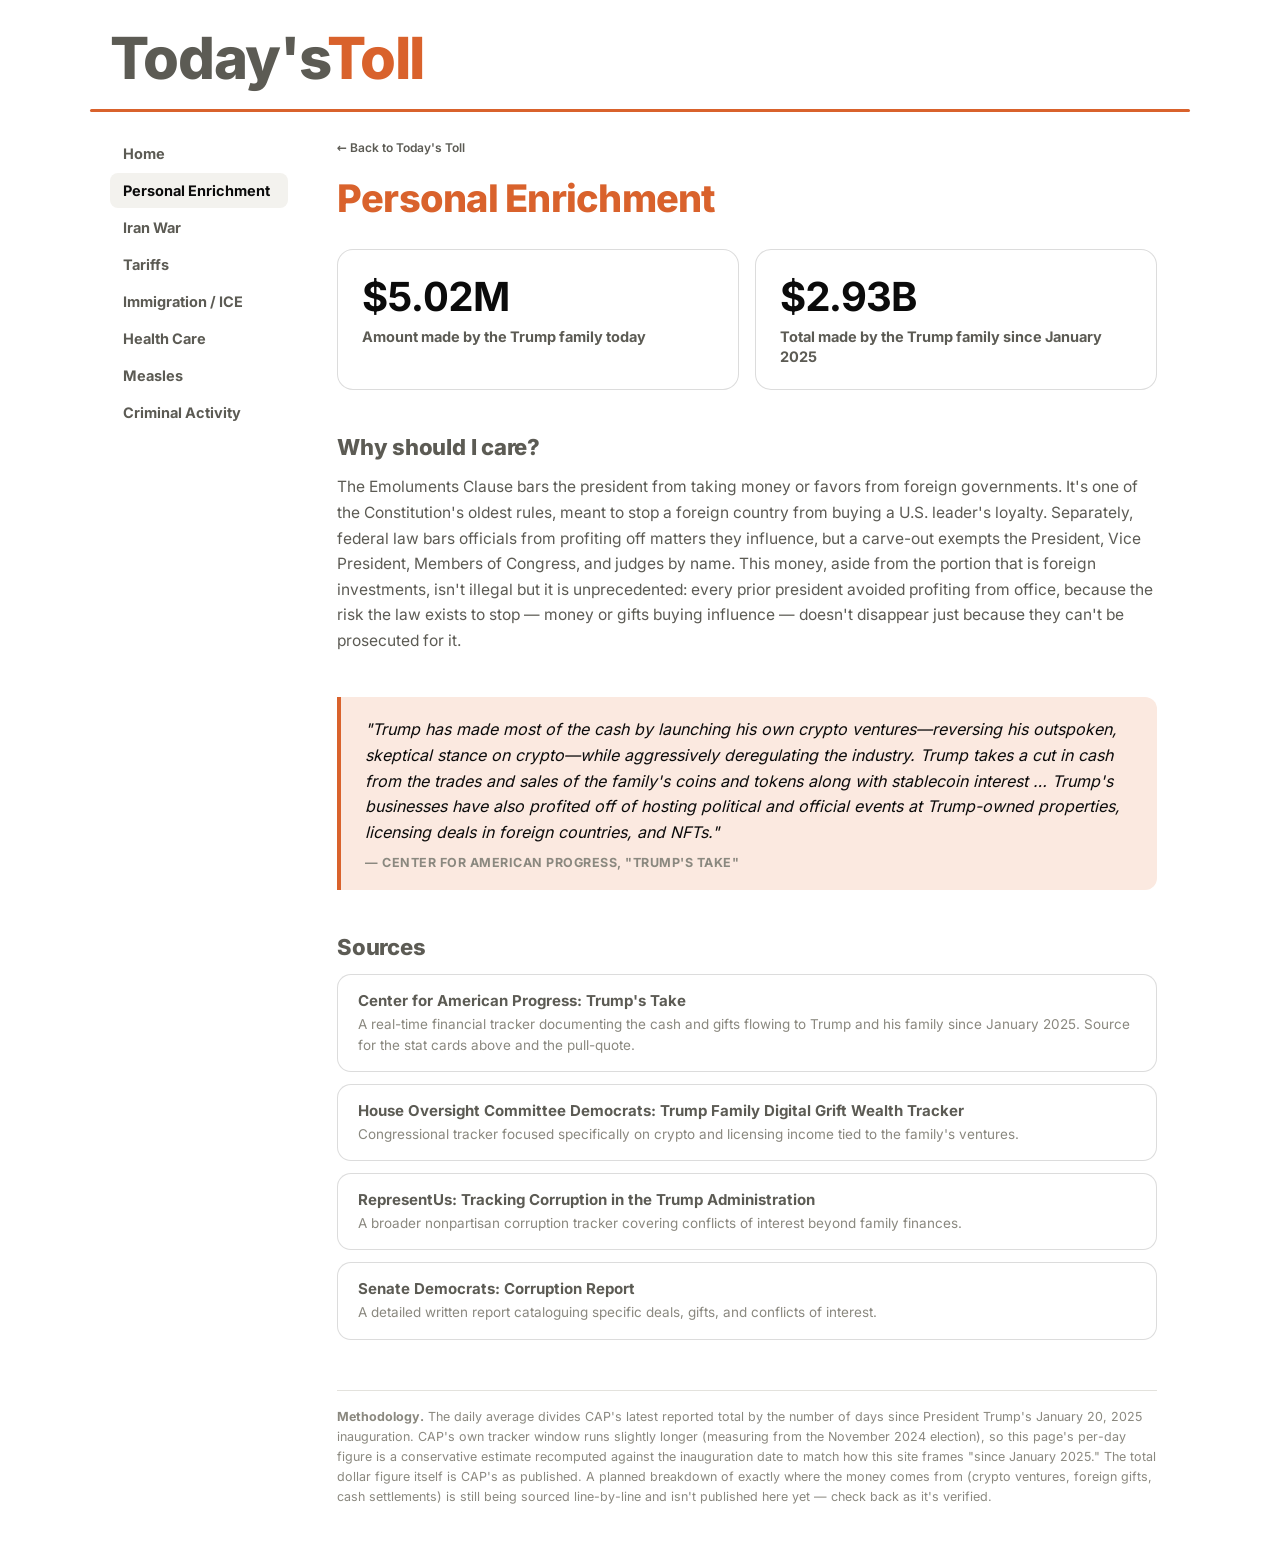
<file: trump-family.html>
<!DOCTYPE html>
<html lang="en">
<head>
<meta charset="UTF-8">
<meta name="viewport" content="width=device-width, initial-scale=1.0">
<title>Personal Enrichment — Today's Toll</title>
<link rel="stylesheet" href="style.css?v=2">
</head>
<body>

<header class="site-header">
  <p class="site-title"><a href="index.html"><span class="word-gray">Today's</span><span class="word-orange">Toll</span></a></p>
</header>
<div class="masthead-rule"></div>

<div class="layout">
  <details class="mobile-menu">
    <summary>Menu</summary>
    <ul>
      <li><a href="index.html">Home</a></li>
      <li><a href="trump-family.html">Personal Enrichment</a></li>
      <li><a href="iran-war.html">Iran War</a></li>
      <li><a href="tariffs.html">Tariffs</a></li>
      <li><a href="ice.html">Immigration / ICE</a></li>
      <li><a href="health-care.html">Health Care</a></li>
      <li><a href="measles.html">Measles</a></li>
      <li><a href="criminal-activity.html">Criminal Activity</a></li>
    </ul>
  </details>

  <nav class="sidebar">
    <ul>
      <li><a href="index.html">Home</a></li>
      <li><a href="trump-family.html" class="active">Personal Enrichment</a></li>
      <li><a href="iran-war.html">Iran War</a></li>
      <li><a href="tariffs.html">Tariffs</a></li>
      <li><a href="ice.html">Immigration / ICE</a></li>
      <li><a href="health-care.html">Health Care</a></li>
      <li><a href="measles.html">Measles</a></li>
      <li><a href="criminal-activity.html">Criminal Activity</a></li>
    </ul>
  </nav>

  <main class="content">
    <div class="wrap-narrow">
      <a class="back-link" href="index.html">&larr; Back to Today's Toll</a>

      <div class="topic-header">
        <h1 class="topic-title">Personal Enrichment</h1>
      </div>

      <div class="stat-row">
        <div class="stat-card">
          <p class="stat-num">$5.02M</p>
          <p class="stat-label">Amount made by the Trump family today</p>
        </div>
        <div class="stat-card">
          <p class="stat-num">$2.93B</p>
          <p class="stat-label">Total made by the Trump family since January 2025</p>
        </div>
      </div>

      <section class="block">
        <h2 class="block-title">Why should I care?</h2>
        <p class="body-copy">The Emoluments Clause bars the president from taking money or favors from foreign governments. It's one of the Constitution's oldest rules, meant to stop a foreign country from buying a U.S. leader's loyalty. Separately, federal law bars officials from profiting off matters they influence, but a carve-out exempts the President, Vice President, Members of Congress, and judges by name. This money, aside from the portion that is foreign investments, isn't illegal but it is unprecedented: every prior president avoided profiting from office, because the risk the law exists to stop — money or gifts buying influence — doesn't disappear just because they can't be prosecuted for it.</p>
      </section>

      <blockquote class="pullquote">
        <p>"Trump has made most of the cash by launching his own crypto ventures—reversing his outspoken, skeptical stance on crypto—while aggressively deregulating the industry. Trump takes a cut in cash from the trades and sales of the family's coins and tokens along with stablecoin interest &hellip; Trump's businesses have also profited off of hosting political and official events at Trump-owned properties, licensing deals in foreign countries, and NFTs."</p>
        <cite>— Center for American Progress, "Trump's Take"</cite>
      </blockquote>

      <section class="block">
        <h2 class="block-title">Sources</h2>
        <div class="source-list">
          <div class="source-card">
            <a class="source-title" href="https://www.americanprogress.org/feature/trumps-take/#section-6" target="_blank" rel="noopener">Center for American Progress: Trump's Take</a>
            <p>A real-time financial tracker documenting the cash and gifts flowing to Trump and his family since January 2025. Source for the stat cards above and the pull-quote.</p>
          </div>
          <div class="source-card">
            <a class="source-title" href="https://oversightdemocrats.house.gov/trump-family-digital-grift-wealth-tracker" target="_blank" rel="noopener">House Oversight Committee Democrats: Trump Family Digital Grift Wealth Tracker</a>
            <p>Congressional tracker focused specifically on crypto and licensing income tied to the family's ventures.</p>
          </div>
          <div class="source-card">
            <a class="source-title" href="https://represent.us/trump-corruption-tracker/" target="_blank" rel="noopener">RepresentUs: Tracking Corruption in the Trump Administration</a>
            <p>A broader nonpartisan corruption tracker covering conflicts of interest beyond family finances.</p>
          </div>
          <div class="source-card">
            <a class="source-title" href="https://www.democrats.senate.gov/download/senate-democrats-trump-corruption-report" target="_blank" rel="noopener">Senate Democrats: Corruption Report</a>
            <p>A detailed written report cataloguing specific deals, gifts, and conflicts of interest.</p>
          </div>
        </div>
      </section>

      <footer class="note">
        <strong>Methodology.</strong> The daily average divides CAP's latest reported total by the number of days since President Trump's January 20, 2025 inauguration. CAP's own tracker window runs slightly longer (measuring from the November 2024 election), so this page's per-day figure is a conservative estimate recomputed against the inauguration date to match how this site frames "since January 2025." The total dollar figure itself is CAP's as published. A planned breakdown of exactly where the money comes from (crypto ventures, foreign gifts, cash settlements) is still being sourced line-by-line and isn't published here yet — check back as it's verified.
      </footer>
    </div>
  </main>
</div>

</body>
</html>
</file>
<file: style.css>
@font-face {
  font-family: 'Inter';
  font-style: normal;
  font-weight: 400;
  font-display: swap;
  src: url('fonts/Inter-400.woff2') format('woff2');
}
@font-face {
  font-family: 'Inter';
  font-style: normal;
  font-weight: 500;
  font-display: swap;
  src: url('fonts/Inter-500.woff2') format('woff2');
}
@font-face {
  font-family: 'Inter';
  font-style: normal;
  font-weight: 600;
  font-display: swap;
  src: url('fonts/Inter-600.woff2') format('woff2');
}
@font-face {
  font-family: 'Inter';
  font-style: normal;
  font-weight: 700;
  font-display: swap;
  src: url('fonts/Inter-700.woff2') format('woff2');
}
@font-face {
  font-family: 'Inter';
  font-style: normal;
  font-weight: 800;
  font-display: swap;
  src: url('fonts/Inter-800.woff2') format('woff2');
}

:root {
  color-scheme: light;
  --surface: #ffffff;
  --surface-sunken: #ffffff;
  --surface-raised: #f3f2ee;
  --text-primary: #0b0b0b;
  --text-secondary: #5c5b54;
  --text-muted: #8a887f;
  --gridline: #e3e2dd;
  --border: rgba(11,11,11,0.14);
  --link: #5c5b54;
  --accent: #d9622c;
  --accent-gray: #5c5b54;
  --accent-tint: #fbe9e0;
  --positive-green: #1a7a4a;
  --positive-green-tint: #e6f4ec;
  --masthead-band: #5c5b54;
}
@media (prefers-color-scheme: dark) {
  :root:not([data-theme="light"]) {
    --surface: #17171a;
    --surface-sunken: #111113;
    --surface-raised: #1d1d20;
    --text-primary: #f2f1ec;
    --text-secondary: #c9c7be;
    --text-muted: #8f8d84;
    --gridline: #313134;
    --border: rgba(255,255,255,0.16);
    --link: #c9c7be;
    --accent: #ff8f5c;
    --accent-gray: #c9c7be;
    --accent-tint: #34211a;
    --positive-green: #4ade80;
    --positive-green-tint: #163524;
    --masthead-band: #46453f;
  }
}
:root[data-theme="dark"] {
  --surface: #17171a;
  --surface-sunken: #111113;
  --surface-raised: #1d1d20;
  --text-primary: #f2f1ec;
  --text-secondary: #c9c7be;
  --text-muted: #8f8d84;
  --gridline: #313134;
  --border: rgba(255,255,255,0.16);
  --link: #c9c7be;
  --accent: #ff8f5c;
  --accent-gray: #c9c7be;
  --accent-tint: #34211a;
  --positive-green: #4ade80;
  --positive-green-tint: #163524;
  --masthead-band: #46453f;
}

* { box-sizing: border-box; }

html, body {
  margin: 0;
  font-family: 'Inter', system-ui, -apple-system, "Segoe UI", sans-serif;
  background: var(--surface-sunken);
  color: var(--text-primary);
}

body {
  min-height: 100vh;
}

.wrap { max-width: 880px; margin: 0 auto; }
.wrap-narrow { max-width: 820px; margin: 0 auto; }

/* ---------- Site header ---------- */
.site-header {
  max-width: 1100px;
  margin: 0 auto;
  padding: 28px 20px 0;
}
.site-title {
  font-size: 58px;
  font-weight: 800;
  letter-spacing: -0.02em;
  margin: 0;
  line-height: 1.05;
}
.site-title a {
  color: inherit;
  text-decoration: none;
}
.site-title .word-gray { color: var(--accent-gray); }
.site-title .word-orange { color: var(--accent); }
.masthead-rule {
  max-width: 1100px;
  height: 3px;
  background: var(--accent);
  border-radius: 2px;
  margin: 20px auto 0;
}

/* ---------- Sidebar + content layout ---------- */
.layout {
  max-width: 1100px;
  margin: 0 auto;
  padding: 24px 20px 56px;
  display: flex;
  gap: 36px;
  align-items: flex-start;
}
.sidebar {
  flex: 0 0 178px;
  position: sticky;
  top: 24px;
}
.sidebar ul {
  list-style: none;
  margin: 0;
  padding: 0;
  display: flex;
  flex-direction: column;
  gap: 2px;
}
.sidebar a {
  display: block;
  padding: 9px 13px;
  border-radius: 8px;
  font-size: 14.5px;
  font-weight: 700;
  color: var(--text-secondary);
  text-decoration: none;
}
.sidebar a:hover { background: var(--surface-raised); color: var(--text-primary); }
.sidebar a.active { background: var(--surface-raised); color: var(--text-primary); }

.content { flex: 1 1 auto; min-width: 0; }

.mobile-menu { display: none; }
@media (max-width: 760px) {
  .sidebar { display: none; }
  .layout { display: block; }
  .mobile-menu {
    display: block;
    margin-bottom: 24px;
  }
  .mobile-menu summary {
    cursor: pointer;
    font-weight: 700;
    font-size: 15px;
    padding: 10px 14px;
    border: 1px solid var(--border);
    border-radius: 8px;
    list-style: none;
  }
  .mobile-menu summary::-webkit-details-marker { display: none; }
  .mobile-menu summary::before {
    content: "\2630  ";
  }
  .mobile-menu[open] summary { border-radius: 8px 8px 0 0; }
  .mobile-menu ul {
    list-style: none;
    margin: 0;
    padding: 6px;
    border: 1px solid var(--border);
    border-top: none;
    border-radius: 0 0 8px 8px;
  }
  .mobile-menu li a {
    display: block;
    padding: 8px 11px;
    font-size: 15px;
    font-weight: 600;
    color: var(--text-secondary);
    text-decoration: none;
    border-radius: 6px;
  }
  .mobile-menu li a:hover { background: var(--surface-raised); }
}

/* ---------- Masthead (homepage) ---------- */
.masthead { margin-bottom: 28px; }
.masthead h1 {
  font-size: 20px;
  font-weight: 600;
  margin: 0 0 6px;
  letter-spacing: -0.01em;
}
.masthead p {
  margin: 0;
  color: var(--text-secondary);
  font-size: 15px;
  line-height: 1.5;
}
.asof {
  margin: 4px 0 0;
  font-size: 15px;
  color: var(--text-secondary);
  line-height: 1.5;
}

/* ---------- Tile grid (homepage) ---------- */
.grid {
  display: grid;
  grid-template-columns: repeat(auto-fit, minmax(240px, 1fr));
  column-gap: 14px;
  row-gap: 28px;
}

a.tile {
  display: flex;
  flex-direction: column;
  min-height: 340px;
  text-decoration: none;
  color: inherit;
  background: var(--surface);
  border: 2px solid var(--gridline);
  border-radius: 16px;
  padding: 24px 24px 22px;
  position: relative;
  overflow: hidden;
  box-shadow: 0 1px 3px rgba(11,11,11,0.05);
  transition: box-shadow 0.15s ease, transform 0.15s ease;
}
.tile-top { flex: 1 1 auto; }
.tile-footer { margin-top: auto; }
a.tile:hover {
  box-shadow: 0 4px 16px rgba(11,11,11,0.08);
  transform: translateY(-1px);
}

.tile-title {
  font-size: 16.5px;
  font-weight: 800;
  letter-spacing: -0.01em;
  color: var(--accent);
  margin: 0 0 14px;
  line-height: 1.3;
}

.tile-label {
  font-size: 14px;
  color: var(--text-secondary);
  margin: 0 0 12px;
  line-height: 1.4;
}

.tile-value {
  font-size: 27px;
  font-weight: 700;
  line-height: 1.1;
  margin: 0 0 6px;
  letter-spacing: -0.02em;
  font-variant-numeric: tabular-nums;
  color: var(--text-primary);
}

.tile-value-secondary {
  font-size: 32px;
  font-weight: 700;
  line-height: 1.1;
  margin: 0 0 6px;
  letter-spacing: -0.02em;
  font-variant-numeric: tabular-nums;
  color: var(--text-primary);
}

.tile-value-sub {
  font-size: 17px;
  font-weight: 700;
  color: var(--text-secondary);
  margin: 10px 0 0;
}

.tile-list {
  list-style: none;
  margin: 0;
  padding: 0;
}
.tile-list li {
  font-size: 14px;
  color: var(--text-primary);
  padding: 7px 0;
  border-top: 1px solid var(--gridline);
}
.tile-list li:first-child { border-top: none; }

.tile-total-block {
  margin: 16px 0 0;
  padding-top: 14px;
  border-top: 1px solid var(--gridline);
}
.tile-total-label {
  font-size: 13px;
  color: var(--text-muted);
  margin: 0;
  line-height: 1.4;
}
.tile-total-value {
  font-size: 27px;
  font-weight: 700;
  color: var(--text-primary);
  margin: 2px 0;
  letter-spacing: -0.01em;
  font-variant-numeric: tabular-nums;
}

.tile-cta {
  display: inline-flex;
  align-items: center;
  gap: 4px;
  font-size: 12px;
  font-weight: 700;
  color: var(--positive-green);
  margin-top: 0;
}

.tile-source {
  display: block;
  font-size: 13px;
  color: var(--text-muted);
  margin-top: 8px;
}

.footer {
  margin-top: 28px;
  padding-top: 18px;
  border-top: 1px solid var(--gridline);
  font-size: 13px;
  color: var(--text-muted);
  line-height: 1.6;
}
.footer strong { color: var(--text-secondary); }

/* ---------- Detail pages: shared nav bits ---------- */
.back-link {
  display: inline-flex;
  align-items: center;
  gap: 6px;
  font-size: 12px;
  font-weight: 600;
  color: var(--text-secondary);
  text-decoration: none;
  margin-bottom: 24px;
}
.back-link:hover { color: var(--accent); }

/* ---------- Detail pages: legacy simple layout (Criminal Activity) ---------- */
.detail-header {
  border-left: 4px solid var(--accent);
  padding-left: 20px;
  margin-bottom: 32px;
}
.detail-eyebrow {
  font-size: 13px;
  font-weight: 700;
  letter-spacing: 0.03em;
  text-transform: uppercase;
  color: var(--accent);
  margin: 0 0 8px;
}
.detail-header h1 {
  font-size: 23px;
  font-weight: 600;
  margin: 0 0 6px;
  letter-spacing: -0.01em;
}
.detail-value {
  font-size: 38px;
  font-weight: 600;
  letter-spacing: -0.02em;
  margin: 12px 0 4px;
}
.detail-total {
  font-size: 13px;
  color: var(--text-secondary);
  margin: 0;
}
.detail-total strong { color: var(--text-primary); }

.section-title {
  font-size: 12px;
  font-weight: 700;
  text-transform: uppercase;
  letter-spacing: 0.03em;
  color: var(--text-muted);
  margin: 32px 0 12px;
}

.quote-block {
  background: var(--surface-sunken);
  border: 1px solid var(--gridline);
  border-left: 3px solid var(--accent);
  border-radius: 8px;
  padding: 14px 16px;
  font-size: 13px;
  line-height: 1.6;
  color: var(--text-primary);
  margin: 0 0 8px;
}
.quote-cite {
  font-size: 14px;
  color: var(--text-muted);
  margin: 0 0 20px;
}
.quote-cite a { color: var(--link); text-decoration: none; }
.quote-cite a:hover { text-decoration: underline; }

.source-list {
  list-style: none;
  margin: 0;
  padding: 0;
  display: flex;
  flex-direction: column;
  gap: 12px;
}
.source-list li {
  padding: 12px 0;
  border-top: 1px solid var(--gridline);
}
.source-list li:first-child { border-top: none; }
.source-list > li > a,
.source-list a:not(.source-title) {
  font-size: 13px;
  font-weight: 600;
  color: var(--link);
  text-decoration: none;
}
.source-list > li > a:hover { text-decoration: underline; }
.source-list > li > p {
  margin: 4px 0 0;
  font-size: 14px;
  color: var(--text-secondary);
  line-height: 1.5;
}

.methodology {
  margin-top: 32px;
  padding-top: 16px;
  border-top: 1px solid var(--gridline);
  font-size: 13px;
  color: var(--text-muted);
  line-height: 1.6;
}
.methodology strong { color: var(--text-secondary); }

.subcategory {
  margin: 0 0 28px;
  padding-bottom: 28px;
  border-bottom: 1px solid var(--gridline);
}
.subcategory:last-child {
  border-bottom: none;
  padding-bottom: 0;
}
.subcategory-title {
  font-size: 19px;
  font-weight: 600;
  margin: 0 0 8px;
  letter-spacing: -0.01em;
}
.subcategory-placeholder {
  font-size: 14px;
  color: var(--text-muted);
  font-style: italic;
  margin: 0;
}
.subcategory-dek {
  font-size: 14px;
  color: var(--text-secondary);
  margin: 0 0 12px;
  line-height: 1.5;
}
.subcategory-links {
  font-size: 13px;
  color: var(--text-muted);
  margin: 8px 0 0;
}
.subcategory-links a { color: var(--link); text-decoration: none; }
.subcategory-links a:hover { text-decoration: underline; }

/* ---------- Detail pages: rich layout (Personal Enrichment, Iran War, Tariffs, ICE, Health Care, Measles) ---------- */
.topic-header {
  display: flex;
  align-items: baseline;
  gap: 14px;
  margin: 0 0 0;
}
.topic-title {
  font-size: 38px;
  font-weight: 800;
  letter-spacing: -0.02em;
  color: var(--accent);
  margin: 0;
  line-height: 1.05;
}

.stat-row {
  display: grid;
  grid-template-columns: 1fr 1fr;
  gap: 16px;
  margin: 30px 0 0;
}
.stat-row.cols-3 { grid-template-columns: repeat(3, 1fr); }
@media (max-width: 640px) {
  .stat-row, .stat-row.cols-3 { grid-template-columns: 1fr; }
}
.stat-card {
  background: var(--surface);
  border: 1px solid var(--border);
  border-radius: 16px;
  padding: 22px 24px;
}
.stat-num {
  font-size: 40px;
  font-weight: 700;
  letter-spacing: -0.02em;
  margin: 0 0 6px;
  font-variant-numeric: tabular-nums;
}
.stat-row.cols-3 .stat-num { font-size: 34px; }
.stat-label {
  font-size: 14.5px;
  font-weight: 700;
  color: var(--text-secondary);
  margin: 0;
  line-height: 1.4;
}

section.block { margin-top: 44px; }
h2.block-title {
  font-size: 22px;
  font-weight: 800;
  letter-spacing: -0.01em;
  margin: 0 0 14px;
  color: var(--accent-gray);
}
p.body-copy {
  font-size: 15.5px;
  line-height: 1.65;
  color: var(--text-secondary);
  margin: 0;
}

blockquote.pullquote {
  margin: 44px 0 0;
  padding: 20px 24px;
  background: var(--accent-tint);
  border-left: 4px solid var(--accent);
  border-radius: 0 12px 12px 0;
}
blockquote.pullquote p {
  font-size: 16px;
  font-style: italic;
  line-height: 1.6;
  color: var(--text-primary);
  margin: 0 0 10px;
}
blockquote.pullquote cite {
  display: block;
  font-style: normal;
  font-size: 12.5px;
  font-weight: 700;
  text-transform: uppercase;
  letter-spacing: 0.04em;
  color: var(--text-muted);
}

.context-note {
  margin: 20px 0 0;
  padding: 14px 18px;
  background: var(--surface-raised);
  border-radius: 10px;
  font-size: 13.5px;
  line-height: 1.55;
  color: var(--text-secondary);
}
.context-note b { color: var(--text-primary); }

.result-detail {
  display: block;
  margin-top: 4px;
  font-size: 11.5px;
  font-weight: 600;
  color: var(--text-muted);
}

.tabs {
  display: flex;
  gap: 6px;
  border-bottom: 1px solid var(--gridline);
  margin-bottom: 18px;
  flex-wrap: wrap;
}
.tab-btn {
  appearance: none;
  border: none;
  background: none;
  font: inherit;
  font-size: 14px;
  font-weight: 700;
  color: var(--text-muted);
  padding: 10px 4px;
  margin-right: 20px;
  cursor: pointer;
  border-bottom: 3px solid transparent;
  margin-bottom: -1px;
}
.tab-btn:hover { color: var(--text-primary); }
.tab-btn.active {
  color: var(--text-primary);
  border-bottom-color: var(--accent);
}

.table-controls {
  display: flex;
  justify-content: space-between;
  align-items: center;
  margin-bottom: 10px;
  gap: 12px;
}
.search-input {
  font: inherit;
  font-size: 13.5px;
  padding: 8px 12px;
  border: 1px solid var(--border);
  border-radius: 8px;
  background: var(--surface);
  color: var(--text-primary);
  width: 220px;
}
.search-input:focus { outline: 2px solid var(--accent); outline-offset: -1px; }
.row-count { font-size: 12.5px; color: var(--text-muted); white-space: nowrap; }

table.data-table {
  width: 100%;
  border-collapse: collapse;
  background: var(--surface);
  border: 1px solid var(--border);
  border-radius: 14px;
  overflow: hidden;
}
table.data-table th, table.data-table td {
  text-align: left;
  padding: 12px 16px;
  font-size: 14px;
  border-bottom: 1px solid var(--gridline);
}
table.data-table tbody tr:last-child td { border-bottom: none; }
table.data-table th {
  font-size: 11.5px;
  font-weight: 700;
  text-transform: uppercase;
  letter-spacing: 0.04em;
  color: var(--text-muted);
  background: var(--surface-raised);
  cursor: pointer;
  user-select: none;
  white-space: nowrap;
}
table.data-table th.amount-col, table.data-table td.amount-col {
  text-align: right;
  font-variant-numeric: tabular-nums;
  font-weight: 700;
  white-space: nowrap;
}
table.data-table th .sort-arrow { opacity: 0.5; margin-left: 4px; font-size: 10px; }
table.data-table tbody tr:hover td { background: var(--surface-raised); }
table.data-table thead tr:first-child th { border-bottom: none; }
table.data-table th[colspan] {
  text-align: center;
  vertical-align: top;
  padding-bottom: 4px;
}
table.data-table th[rowspan] { vertical-align: top; }
table.data-table th.sub-head {
  text-align: center;
  font-size: 10.5px;
  cursor: default;
  padding-top: 0;
}
table.data-table[data-breakdown] td:nth-child(5),
table.data-table[data-breakdown] td:nth-child(6),
table.data-table[data-breakdown] td:nth-child(7),
table.data-table[data-breakdown] td:nth-child(8) {
  text-align: center;
  font-variant-numeric: tabular-nums;
  font-weight: 700;
}
table.data-table[data-breakdown] td.not-verified {
  text-align: left;
  font-weight: 400;
  font-variant-numeric: normal;
}
.total-cell { display: block; line-height: 1.4; }
.total-cell .tally { display: block; font-weight: 700; }
.total-cell .status {
  display: block;
  font-size: 11.5px;
  font-weight: 600;
  color: var(--accent-gray);
}
.tab-panel { display: none; }
.tab-panel.active { display: block; }

.result-pill {
  display: inline-block;
  font-size: 12px;
  font-weight: 700;
  padding: 2px 9px;
  border-radius: 999px;
  white-space: nowrap;
}
.result-pill.passed {
  color: var(--accent-gray);
  background: color-mix(in srgb, var(--accent-gray) 14%, transparent);
}
.result-pill.failed {
  color: var(--accent);
  background: color-mix(in srgb, var(--accent) 16%, transparent);
}
.result-pill.untested {
  color: var(--text-muted);
  background: color-mix(in srgb, var(--text-muted) 20%, transparent);
}

.source-card {
  background: var(--surface);
  border: 1px solid var(--border);
  border-radius: 14px;
  padding: 16px 20px;
}
.source-card a.source-title {
  display: block;
  font-size: 15px;
  font-weight: 700;
  color: var(--link);
  text-decoration: none;
  margin-bottom: 4px;
}
.source-card a.source-title:hover { text-decoration: underline; }
.source-card p {
  margin: 0;
  font-size: 13.5px;
  color: var(--text-muted);
  line-height: 1.5;
}

footer.note {
  margin-top: 50px;
  font-size: 12.5px;
  color: var(--text-muted);
  border-top: 1px solid var(--gridline);
  padding-top: 16px;
  line-height: 1.6;
}
</file>
